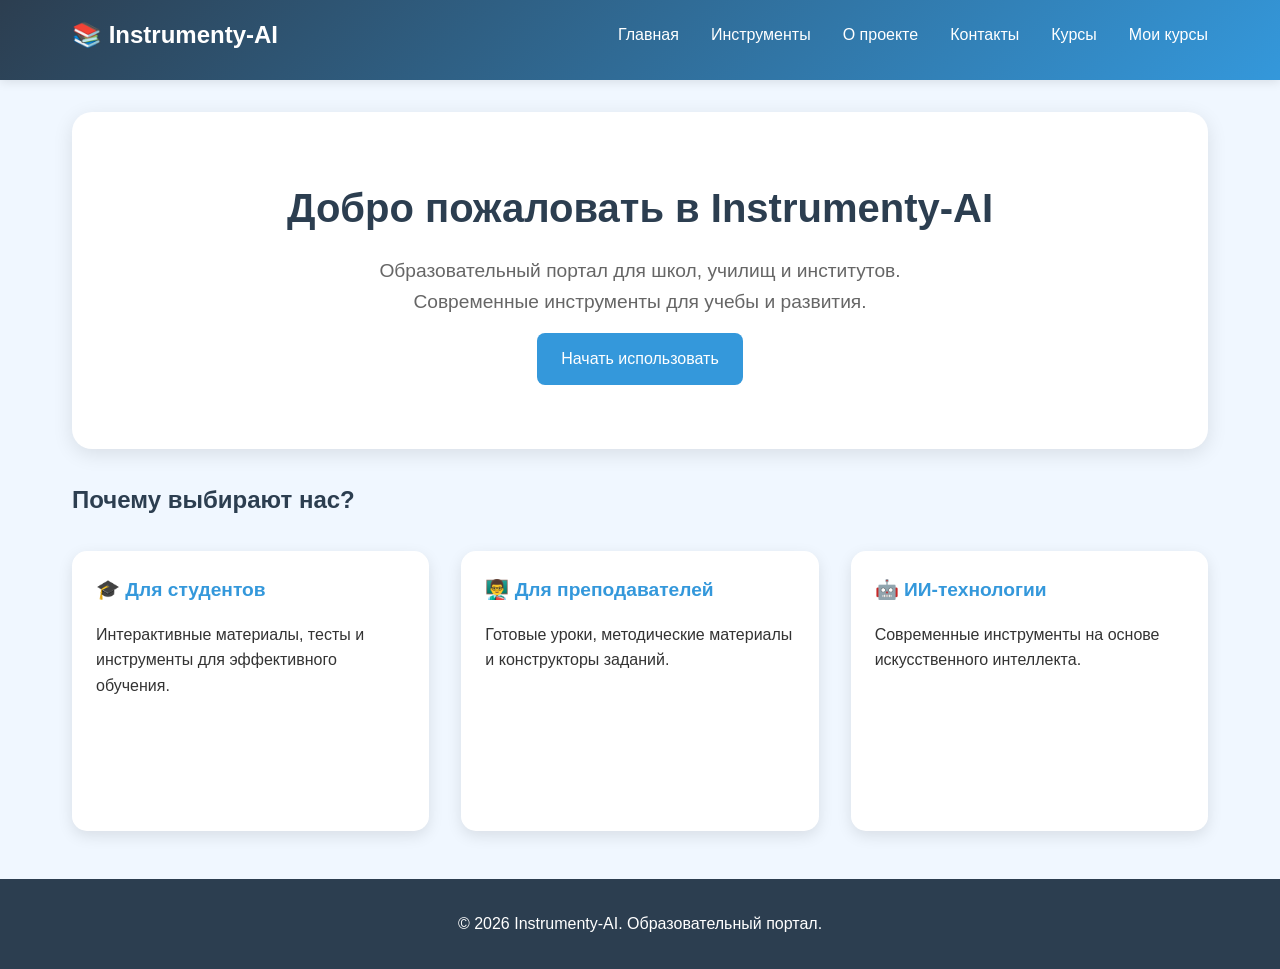
<file: index.html>
<!DOCTYPE html>
<html lang="ru">
<head>
    <meta charset="UTF-8">
    <meta name="viewport" content="width=device-width, initial-scale=1.0">
    <title>Instrumenty-AI — Образовательный портал</title>
    <link rel="stylesheet" href="css/style.css">
    <!-- SEO Мета-теги -->
<meta name="description" content="Образовательный портал Instrumenty-AI: инструменты для учебы, ИИ-помощник, генератор тестов, курсы, блог об образовании. Бесплатно для школ, училищ и институтов.">
<meta name="keywords" content="образование, ИИ, искусственный интеллект, тесты, курсы, обучение, школа, студенты, преподаватели">
<meta name="author" content="Instrumenty-AI">
<meta name="robots" content="index, follow">
<meta name="yandex-verification" content="">
<meta name="google-site-verification" content="">

<!-- Open Graph для соцсетей (VK, Facebook, Telegram) -->
<meta property="og:title" content="Instrumenty-AI — Образовательный портал">
<meta property="og:description" content="Бесплатные инструменты для учебы, ИИ-помощник, генератор тестов, курсы и блог об образовании.">
<meta property="og:image" content="https://instrumenty-ai.ru/favicon.png">
<meta property="og:url" content="https://instrumenty-ai.ru">
<meta property="og:type" content="website">
<meta property="og:locale" content="ru_RU">

<!-- Twitter Card -->
<meta name="twitter:card" content="summary_large_image">
<meta name="twitter:title" content="Instrumenty-AI — Образовательный портал">
<meta name="twitter:description" content="Бесплатные инструменты для учебы, ИИ-помощник, генератор тестов, курсы и блог об образовании.">
<meta name="twitter:image" content="https://instrumenty-ai.ru/favicon.png">

<!-- Canonical URL -->
<link rel="canonical" href="https://instrumenty-ai.ru">
</head>
    <!-- Favicon (иконка сайта) -->
<link rel="icon" type="image/svg+xml" href="data:image/svg+xml,%3Csvg xmlns='http://www.w3.org/2000/svg' viewBox='0 0 100 100'%3E%3Crect width='100' height='100' fill='%233498db'/%3E%3Ctext x='50' y='70' font-size='60' text-anchor='middle' fill='white' font-weight='bold'%3E📚%3C/text%3E%3C/svg%3E">
<link rel="apple-touch-icon" href="data:image/svg+xml,%3Csvg xmlns='http://www.w3.org/2000/svg' viewBox='0 0 100 100'%3E%3Crect width='100' height='100' fill='%233498db'/%3E%3Ctext x='50' y='70' font-size='60' text-anchor='middle' fill='white'%3E📚%3C/text%3E%3C/svg%3E">
<body>
    <header>
        <nav>
            <div class="logo">
                <a href="index.html">📚 Instrumenty-AI</a>
            </div>
            <ul class="nav-links">
                <li><a href="index.html">Главная</a></li>
                <li><a href="tools.html">Инструменты</a></li>
                <li><a href="about.html">О проекте</a></li>
                <li><a href="contacts.html">Контакты</a></li>
                <li><a href="courses.html">Курсы</a></li>
                <li><a href="my-courses.html">Мои курсы</a></li>
            </ul>
        </nav>
    </header>

    <main>
        <section class="hero">
            <h1>Добро пожаловать в Instrumenty-AI</h1>
            <p>Образовательный портал для школ, училищ и институтов. Современные инструменты для учебы и развития.</p>
            <a href="tools.html" class="btn">Начать использовать</a>
        </section>

        <section>
            <h2>Почему выбирают нас?</h2>
            <div class="tools-grid">
                <div class="tool-card">
                    <h3>🎓 Для студентов</h3>
                    <p>Интерактивные материалы, тесты и инструменты для эффективного обучения.</p>
                </div>
                <div class="tool-card">
                    <h3>👨‍🏫 Для преподавателей</h3>
                    <p>Готовые уроки, методические материалы и конструкторы заданий.</p>
                </div>
                <div class="tool-card">
                    <h3>🤖 ИИ-технологии</h3>
                    <p>Современные инструменты на основе искусственного интеллекта.</p>
                </div>
            </div>
        </section>
    </main>

    <footer>
        <p>&copy; 2026 Instrumenty-AI. Образовательный портал.</p>
    </footer>
</body>
</html>
</file>
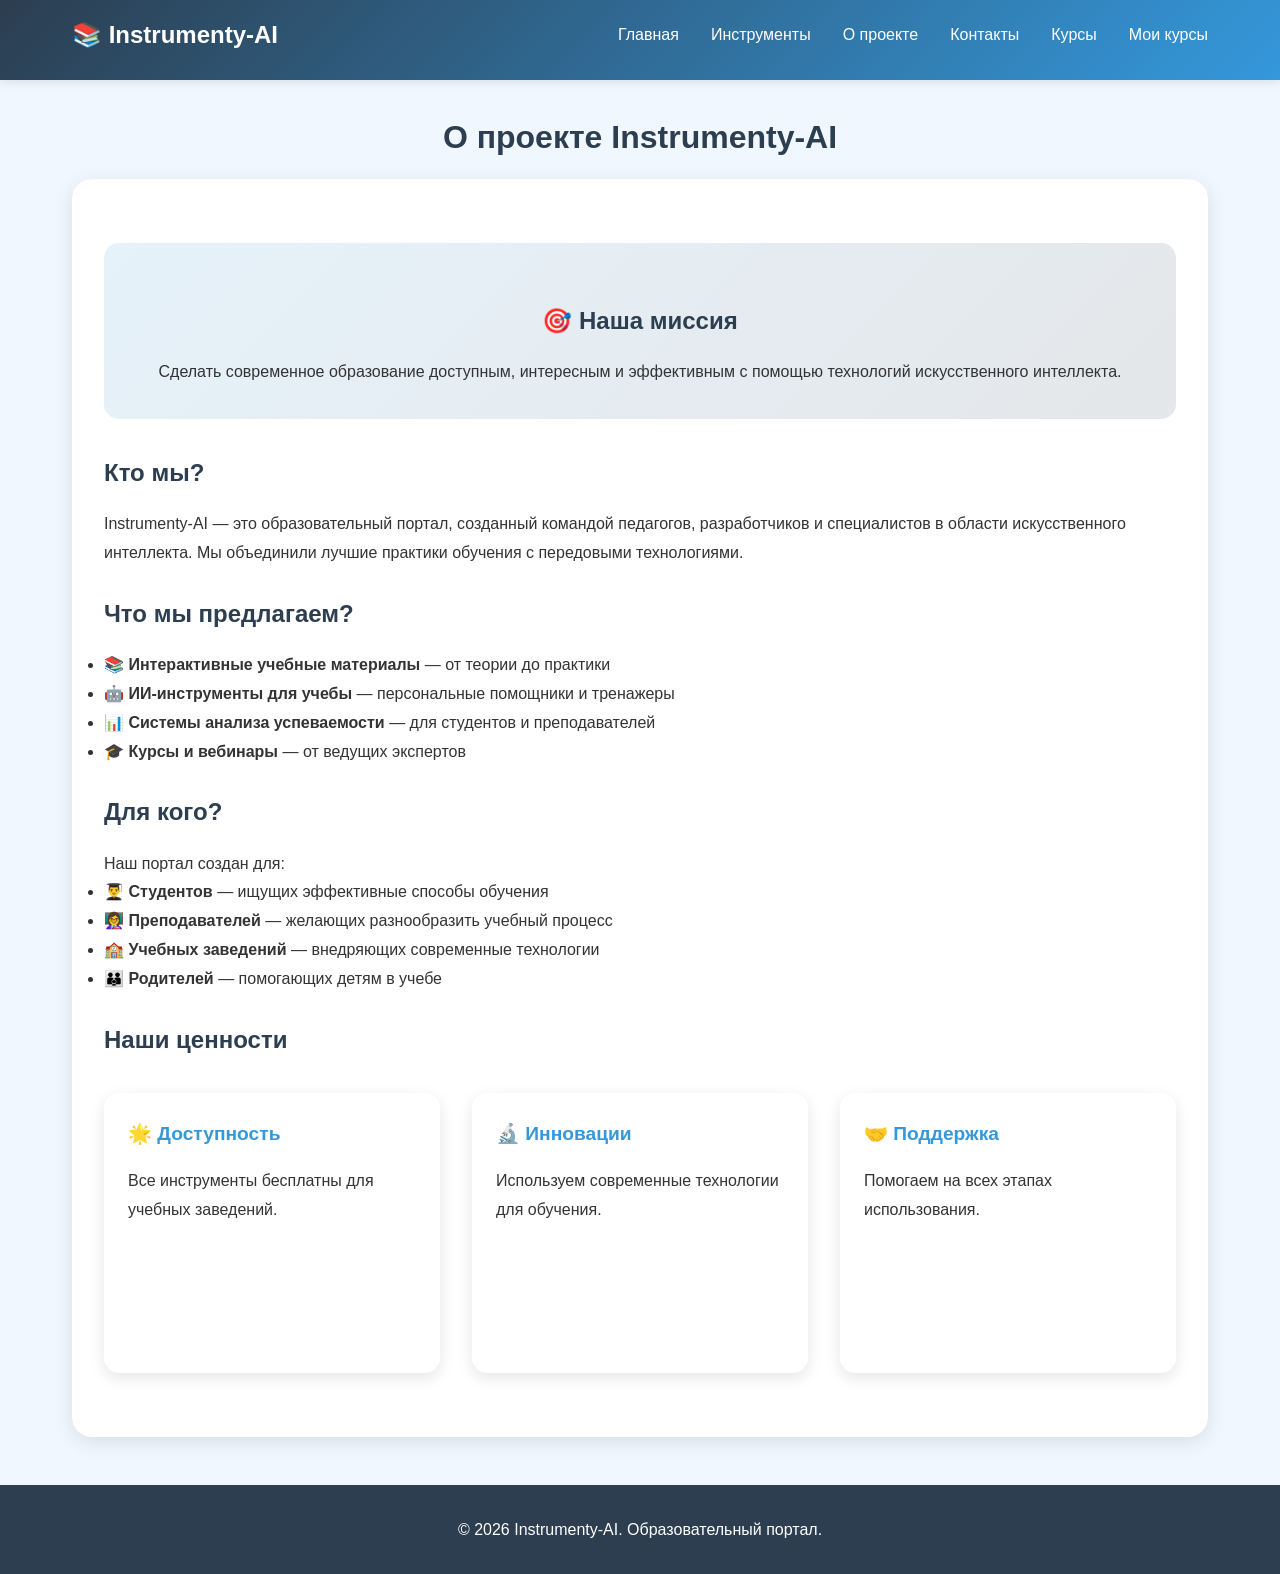
<file: about.html>
<!DOCTYPE html>
<html lang="ru">
<head>
    <meta charset="UTF-8">
    <meta name="viewport" content="width=device-width, initial-scale=1.0">
    <title>О проекте — Instrumenty-AI</title>
    <link rel="stylesheet" href="css/style.css">
    <style>
        .about-content {
            background: white;
            padding: 2rem;
            border-radius: 20px;
            box-shadow: 0 5px 20px rgba(0,0,0,0.1);
            line-height: 1.8;
        }
        .about-content h2 {
            color: #2c3e50;
            margin-top: 1.5rem;
        }
        .mission {
            background: linear-gradient(135deg, #3498db20, #2c3e5020);
            padding: 2rem;
            border-radius: 15px;
            margin: 2rem 0;
            text-align: center;
        }
    </style>
</head>
    <!-- Favicon (иконка сайта) -->
<link rel="icon" type="image/svg+xml" href="data:image/svg+xml,%3Csvg xmlns='http://www.w3.org/2000/svg' viewBox='0 0 100 100'%3E%3Crect width='100' height='100' fill='%233498db'/%3E%3Ctext x='50' y='70' font-size='60' text-anchor='middle' fill='white' font-weight='bold'%3E📚%3C/text%3E%3C/svg%3E">
<link rel="apple-touch-icon" href="data:image/svg+xml,%3Csvg xmlns='http://www.w3.org/2000/svg' viewBox='0 0 100 100'%3E%3Crect width='100' height='100' fill='%233498db'/%3E%3Ctext x='50' y='70' font-size='60' text-anchor='middle' fill='white'%3E📚%3C/text%3E%3C/svg%3E">
<body>
    <header>
        <nav>
            <div class="logo">
                <a href="index.html">📚 Instrumenty-AI</a>
            </div>
            <ul class="nav-links">
                <li><a href="index.html">Главная</a></li>
                <li><a href="tools.html">Инструменты</a></li>
                <li><a href="about.html">О проекте</a></li>
                <li><a href="contacts.html">Контакты</a></li>
                <li><a href="courses.html">Курсы</a></li>
                <li><a href="my-courses.html">Мои курсы</a></li>
            </ul>
        </nav>
    </header>

    <main>
        <h1>О проекте Instrumenty-AI</h1>
        
        <div class="about-content">
            <div class="mission">
                <h2>🎯 Наша миссия</h2>
                <p>Сделать современное образование доступным, интересным и эффективным с помощью технологий искусственного интеллекта.</p>
            </div>

            <h2>Кто мы?</h2>
            <p>Instrumenty-AI — это образовательный портал, созданный командой педагогов, разработчиков и специалистов в области искусственного интеллекта. Мы объединили лучшие практики обучения с передовыми технологиями.</p>

            <h2>Что мы предлагаем?</h2>
            <ul>
                <li>📚 <strong>Интерактивные учебные материалы</strong> — от теории до практики</li>
                <li>🤖 <strong>ИИ-инструменты для учебы</strong> — персональные помощники и тренажеры</li>
                <li>📊 <strong>Системы анализа успеваемости</strong> — для студентов и преподавателей</li>
                <li>🎓 <strong>Курсы и вебинары</strong> — от ведущих экспертов</li>
            </ul>

            <h2>Для кого?</h2>
            <p>Наш портал создан для:</p>
            <ul>
                <li>👨‍🎓 <strong>Студентов</strong> — ищущих эффективные способы обучения</li>
                <li>👩‍🏫 <strong>Преподавателей</strong> — желающих разнообразить учебный процесс</li>
                <li>🏫 <strong>Учебных заведений</strong> — внедряющих современные технологии</li>
                <li>👪 <strong>Родителей</strong> — помогающих детям в учебе</li>
            </ul>

            <h2>Наши ценности</h2>
            <div class="tools-grid">
                <div class="tool-card">
                    <h3>🌟 Доступность</h3>
                    <p>Все инструменты бесплатны для учебных заведений.</p>
                </div>
                <div class="tool-card">
                    <h3>🔬 Инновации</h3>
                    <p>Используем современные технологии для обучения.</p>
                </div>
                <div class="tool-card">
                    <h3>🤝 Поддержка</h3>
                    <p>Помогаем на всех этапах использования.</p>
                </div>
            </div>
        </div>
    </main>

    <footer>
        <p>&copy; 2026 Instrumenty-AI. Образовательный портал.</p>
    </footer>
</body>
</html>
</file>
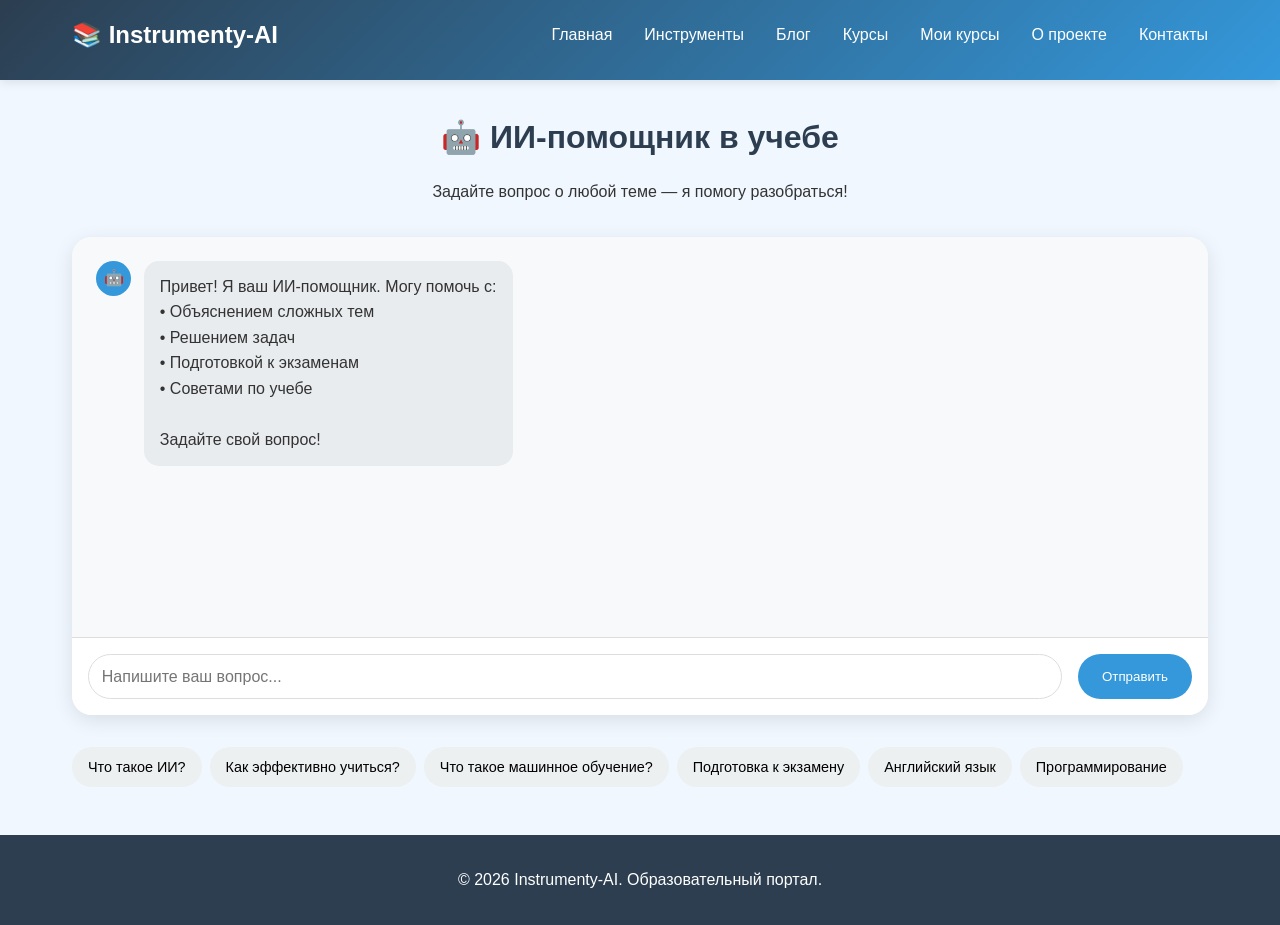
<file: ai-assistant.html>
<!DOCTYPE html>
<html lang="ru">
<head>
    <meta charset="UTF-8">
    <meta name="viewport" content="width=device-width, initial-scale=1.0">
    <title>ИИ-помощник — Instrumenty-AI</title>
    <link rel="stylesheet" href="css/style.css">
    <link rel="icon" type="image/svg+xml" href="data:image/svg+xml,%3Csvg xmlns='http://www.w3.org/2000/svg' viewBox='0 0 100 100'%3E%3Crect width='100' height='100' fill='%233498db'/%3E%3Ctext x='50' y='70' font-size='60' text-anchor='middle' fill='white' font-weight='bold'%3E📚%3C/text%3E%3C/svg%3E">
    <style>
        .chat-container {
            background: white;
            border-radius: 20px;
            box-shadow: 0 5px 20px rgba(0,0,0,0.1);
            overflow: hidden;
            margin-bottom: 2rem;
        }
        .chat-messages {
            height: 400px;
            overflow-y: auto;
            padding: 1.5rem;
            background: #f8f9fa;
        }
        .message {
            margin-bottom: 1rem;
            display: flex;
            align-items: flex-start;
            gap: 0.8rem;
        }
        .message.user {
            justify-content: flex-end;
        }
        .message-content {
            max-width: 70%;
            padding: 0.8rem 1rem;
            border-radius: 15px;
            background: #3498db;
            color: white;
        }
        .message.bot .message-content {
            background: #e9ecef;
            color: #333;
        }
        .message-icon {
            width: 35px;
            height: 35px;
            border-radius: 50%;
            display: flex;
            align-items: center;
            justify-content: center;
            background: #3498db;
            color: white;
        }
        .chat-input-area {
            padding: 1rem;
            background: white;
            border-top: 1px solid #ddd;
            display: flex;
            gap: 1rem;
        }
        .chat-input {
            flex: 1;
            padding: 0.8rem;
            border: 1px solid #ddd;
            border-radius: 25px;
            font-size: 1rem;
        }
        .send-btn {
            background: #3498db;
            color: white;
            border: none;
            padding: 0.8rem 1.5rem;
            border-radius: 25px;
            cursor: pointer;
        }
        .quick-questions {
            display: flex;
            flex-wrap: wrap;
            gap: 0.5rem;
            margin-top: 1rem;
        }
        .quick-btn {
            background: #ecf0f1;
            border: none;
            padding: 0.5rem 1rem;
            border-radius: 20px;
            cursor: pointer;
            font-size: 0.9rem;
        }
        .quick-btn:hover {
            background: #3498db;
            color: white;
        }
    </style>
</head>
<body>
    <header>
        <nav>
            <div class="logo">
                <a href="index.html">📚 Instrumenty-AI</a>
            </div>
            <ul class="nav-links">
                <li><a href="index.html">Главная</a></li>
                <li><a href="tools.html">Инструменты</a></li>
                <li><a href="blog.html">Блог</a></li>
                <li><a href="courses.html">Курсы</a></li>
                <li><a href="my-courses.html">Мои курсы</a></li>
                <li><a href="about.html">О проекте</a></li>
                <li><a href="contacts.html">Контакты</a></li>
            </ul>
        </nav>
    </header>

    <main>
        <h1>🤖 ИИ-помощник в учебе</h1>
        <p style="text-align: center; margin-bottom: 2rem;">Задайте вопрос о любой теме — я помогу разобраться!</p>
        
        <div class="chat-container">
            <div class="chat-messages" id="chatMessages">
                <div class="message bot">
                    <div class="message-icon">🤖</div>
                    <div class="message-content">
                        Привет! Я ваш ИИ-помощник. Могу помочь с:<br>
                        • Объяснением сложных тем<br>
                        • Решением задач<br>
                        • Подготовкой к экзаменам<br>
                        • Советами по учебе<br><br>
                        Задайте свой вопрос!
                    </div>
                </div>
            </div>
            <div class="chat-input-area">
                <input type="text" class="chat-input" id="userInput" placeholder="Напишите ваш вопрос..." onkeypress="if(event.key==='Enter') sendMessage()">
                <button class="send-btn" onclick="sendMessage()">Отправить</button>
            </div>
        </div>
        
        <div class="quick-questions">
            <button class="quick-btn" onclick="quickQuestion('Что такое искусственный интеллект?')">Что такое ИИ?</button>
            <button class="quick-btn" onclick="quickQuestion('Как эффективно учиться?')">Как эффективно учиться?</button>
            <button class="quick-btn" onclick="quickQuestion('Что такое машинное обучение?')">Что такое машинное обучение?</button>
            <button class="quick-btn" onclick="quickQuestion('Как подготовиться к экзамену?')">Подготовка к экзамену</button>
            <button class="quick-btn" onclick="quickQuestion('Как выучить английский?')">Английский язык</button>
            <button class="quick-btn" onclick="quickQuestion('С чего начать программирование?')">Программирование</button>
        </div>
    </main>

    <footer>
        <p>&copy; 2026 Instrumenty-AI. Образовательный портал.</p>
    </footer>

    <script>
        // База знаний для ИИ-помощника
        const knowledgeBase = [
    { keywords: ['привет', 'здравствуй', 'добрый день', 'доброе утро', 'хай', 'hello'], 
      answer: 'Привет! Я ваш ИИ-помощник. Чем могу помочь? Спрашивайте об учебе, ИИ, программировании или английском языке!' },
            { keywords: ['искусственный интеллект', 'ии', 'что такое ии', 'нейросеть', 'нейронная сеть'], 
              answer: 'Искусственный интеллект (ИИ) — это область компьютерных наук, которая создает системы, способные выполнять задачи, требующие человеческого интеллекта: обучение, распознавание речи, принятие решений и многое другое. Примеры: ChatGPT, голосовые помощники, распознавание лиц.' },
            
            { keywords: ['машинное обучение', 'ml', 'обучение машин'], 
              answer: 'Машинное обучение — это подраздел ИИ, где системы обучаются на данных, выявляют закономерности и делают прогнозы без явного программирования каждого шага. Например, рекомендации в YouTube или фильтры спама.' },
            
            { keywords: ['эффективно учиться', 'как учиться', 'методы обучения', 'учеба эффективно'], 
              answer: 'Советы для эффективной учебы: 1) Используйте активное повторение (вспоминайте материал без подглядывания). 2) Метод Помодоро: 25 минут учебы, 5 отдыха. 3) Объясняйте материал другим. 4) Делайте конспекты своими словами. 5) Регулярно повторяйте пройденное.' },
            
            { keywords: ['экзамен', 'подготовка к экзамену', 'сдать экзамен'], 
              answer: 'Как подготовиться к экзамену: 1) Составьте план подготовки за 2-3 недели. 2) Разбейте материал на небольшие блоки. 3) Используйте тесты для самопроверки. 4) Отдыхайте между занятиями (сон очень важен!). 5) За день до экзамена повторите основные темы и выспитесь.' },
            
            { keywords: ['программирование', 'начать программировать', 'какой язык программирования'], 
              answer: 'С чего начать программирование: Python — лучший выбор для новичков (простой синтаксис, много курсов). JavaScript — для веб-разработки. Главное — практиковаться каждый день и делать небольшие проекты (калькулятор, список дел, простую игру).' },
            
            { keywords: ['английский', 'выучить английский', 'английский язык'], 
              answer: 'Как выучить английский: 1) Смотрите фильмы и сериалы с английскими субтитрами. 2) Читайте книги по вашему уровню. 3) Используйте приложения Duolingo, Lingualeo. 4) Общайтесь с носителями (HelloTalk, Tandem). 5) Учите по 10-15 новых слов каждый день.' },
            
            { keywords: ['нейросеть', 'нейронная сеть', 'как работает нейросеть'], 
              answer: 'Нейронная сеть — это математическая модель, вдохновленная работой человеческого мозга. Она состоит из нейронов (упрощенных клеток), соединенных между собой. Нейросеть обучается на примерах: ей показывают много картинок с кошками и собаками, и она учится их различать самостоятельно.' }
        ];
        
        function sendMessage() {
            const input = document.getElementById('userInput');
            const question = input.value.trim();
            if (!question) return;
            
            addMessage(question, 'user');
            input.value = '';
            
            setTimeout(() => {
                const answer = generateAnswer(question);
                addMessage(answer, 'bot');
            }, 300);
        }
        
        function quickQuestion(question) {
            document.getElementById('userInput').value = question;
            sendMessage();
        }
        
        function addMessage(text, sender) {
            const messagesDiv = document.getElementById('chatMessages');
            const messageDiv = document.createElement('div');
            messageDiv.className = `message ${sender}`;
            
            if (sender === 'bot') {
                messageDiv.innerHTML = `
                    <div class="message-icon">🤖</div>
                    <div class="message-content">${text}</div>
                `;
            } else {
                messageDiv.innerHTML = `
                    <div class="message-content">${text}</div>
                    <div class="message-icon">👤</div>
                `;
            }
            
            messagesDiv.appendChild(messageDiv);
            messagesDiv.scrollTop = messagesDiv.scrollHeight;
        }
        
        function generateAnswer(question) {
            const lowerQuestion = question.toLowerCase();
            
            // Поиск по ключевым словам
            for (let item of knowledgeBase) {
                for (let keyword of item.keywords) {
                    if (lowerQuestion.includes(keyword.toLowerCase())) {
                        return item.answer + '<br><br>❓ Еще вопросы? Я готов помочь!';
                    }
                }
            }
            
            // Если нет точного совпадения
            return '🤔 Я пока учусь отвечать на такие вопросы. Попробуйте спросить о:<br><br>' +
                   '• Искусственном интеллекте и нейросетях<br>' +
                   '• Машинном обучении<br>' +
                   '• Эффективной учебе и методах запоминания<br>' +
                   '• Подготовке к экзаменам<br>' +
                   '• Программировании с нуля<br>' +
                   '• Изучении английского языка<br><br>' +
                   'Или задайте вопрос по-другому!';
        }
    </script>
</body>
</html>
</file>
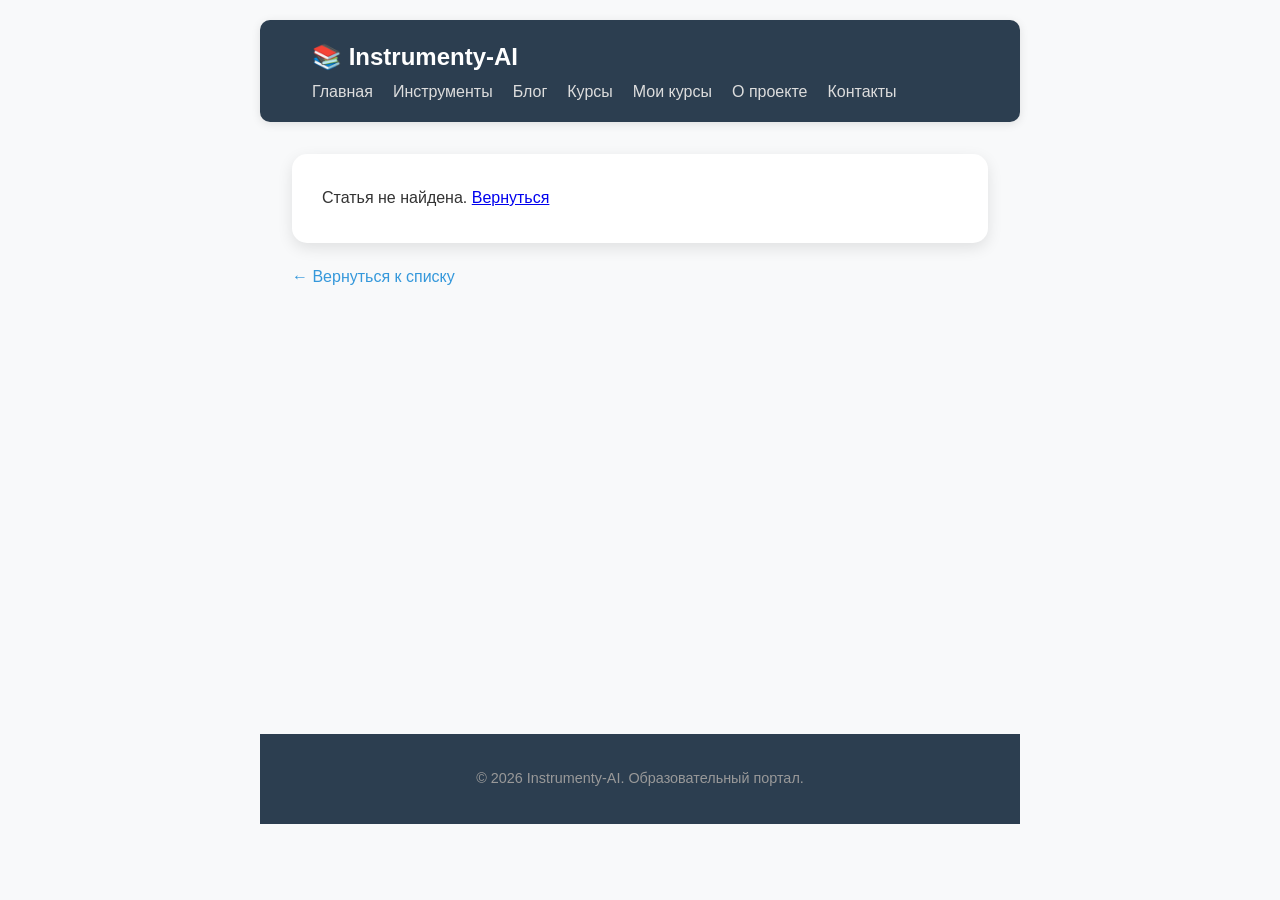
<file: blog-post.html>
<!DOCTYPE html>
<html lang="ru">
<head>
    <meta charset="UTF-8">
    <meta name="viewport" content="width=device-width, initial-scale=1.0">
    <title>Статья — Instrumenty-AI</title>
    <link rel="stylesheet" href="css/style.css">
    <style>
        body { font-family: -apple-system, BlinkMacSystemFont, 'Segoe UI', Roboto, sans-serif; line-height: 1.8; max-width: 800px; margin: 0 auto; padding: 20px; background: #f8f9fa; color: #333; }
        header { background: #2c3e50; color: white; padding: 15px 20px; border-radius: 10px; margin-bottom: 30px; }
        header a { color: white; text-decoration: none; }
        header nav { display: flex; justify-content: space-between; align-items: center; flex-wrap: wrap; }
        header nav ul { list-style: none; display: flex; gap: 20px; margin: 0; padding: 0; flex-wrap: wrap; }
        header nav ul li a { color: #ddd; text-decoration: none; }
        header nav ul li a:hover { color: white; }
        .logo { font-size: 1.5rem; font-weight: bold; }
        .article-container { background: white; padding: 30px; border-radius: 15px; box-shadow: 0 5px 15px rgba(0,0,0,0.1); }
        .article-container h1 { margin-top: 0; color: #2c3e50; }
        .article-date { color: #999; font-size: 0.9rem; }
        .article-content { line-height: 1.9; font-size: 1.1rem; }
        .article-content p { margin: 1.5rem 0; }
        .back-link { display: inline-block; margin-top: 20px; color: #3498db; text-decoration: none; }
        .back-link:hover { text-decoration: underline; }
        footer { text-align: center; margin-top: 40px; color: #999; font-size: 0.9rem; }
        .task-block { background: #f0f7ff; padding: 20px; border-radius: 10px; margin: 20px 0; border-left: 4px solid #3498db; }
        .task-block textarea { width: 100%; padding: 10px; border: 1px solid #ddd; border-radius: 8px; font-family: inherit; font-size: 1rem; min-height: 80px; }
        .task-block button { background: #3498db; color: white; border: none; padding: 10px 25px; border-radius: 8px; cursor: pointer; font-size: 1rem; }
        .task-block button:hover { background: #2980b9; }
        .quiz-option { display: block; padding: 10px; margin: 8px 0; background: #f8f9fa; border: 2px solid #e9ecef; border-radius: 8px; cursor: pointer; transition: 0.3s; }
        .quiz-option:hover { background: #e9ecef; }
        .quiz-option.selected { border-color: #3498db; background: #e3f0ff; }
        .quiz-option.correct { border-color: #28a745; background: #d4edda; }
        .quiz-option.wrong { border-color: #dc3545; background: #f8d7da; }
        .save-status { margin-top: 10px; font-weight: bold; }
        .save-status.success { color: #28a745; }
        .save-status.error { color: #dc3545; }
    </style>
</head>
<body>
<header>
    <nav>
        <div class="logo"><a href="index.html">📚 Instrumenty-AI</a></div>
        <ul>
            <li><a href="index.html">Главная</a></li>
            <li><a href="tools.html">Инструменты</a></li>
            <li><a href="blog.html">Блог</a></li>
            <li><a href="courses.html">Курсы</a></li>
            <li><a href="my-courses.html">Мои курсы</a></li>
            <li><a href="about.html">О проекте</a></li>
            <li><a href="contacts.html">Контакты</a></li>
        </ul>
    </nav>
</header>
<main>
    <div class="article-container" id="articleContainer"><p>Загрузка...</p></div>
    <a href="blog.html" class="back-link">← Вернуться к списку</a>
</main>
<footer><p>&copy; 2026 Instrumenty-AI. Образовательный портал.</p></footer>
<script>
const articles = [
{id:1,icon:"🤖",date:"27 марта 2026",title:"Как ИИ меняет образование",content:`<p><strong>Искусственный интеллект в образовании</strong></p><p>Искусственный интеллект (ИИ) стремительно меняет подходы к обучению. Сегодня мы видим, как технологии помогают создавать персонализированные образовательные траектории, автоматизировать рутинные задачи преподавателей и делать обучение более увлекательным.</p><h3>Персонализация обучения</h3><p>Главное преимущество ИИ в образовании — возможность адаптировать учебный материал под каждого ученика. Системы на основе ИИ анализируют успеваемость, определяют слабые места и предлагают индивидуальные задания.</p><div class="task-block"><h4>📝 Практическое задание</h4><p>Представьте, что вы учитель. Опишите, как бы вы использовали ИИ для помощи ученику, который отстает по математике.</p><textarea id="answerField" placeholder="Напишите свой ответ здесь..."></textarea><br><br><button onclick="saveAnswer()">💾 Сохранить ответ</button><div id="saveStatus" class="save-status"></div></div><div class="task-block"><h4>❓ Вопрос для самопроверки</h4><p><strong>Что является главным преимуществом ИИ в образовании?</strong></p><div id="quizOptions"><div class="quiz-option" onclick="selectAnswer(0)">А) Автоматическая проверка тестов</div><div class="quiz-option" onclick="selectAnswer(1)">Б) Адаптация материала под ученика</div><div class="quiz-option" onclick="selectAnswer(2)">В) Создание презентаций</div><div class="quiz-option" onclick="selectAnswer(3)">Г) Видео-уроки</div></div><div id="quizResult" style="margin-top:10px;font-weight:bold;"></div></div>`},
{id:2,icon:"📚",date:"25 марта 2026",title:"5 методов эффективного обучения",content:`<p><strong>5 методов эффективного обучения</strong></p><p>В этой статье мы рассмотрим научно доказанные техники, которые помогут вам учиться быстрее и запоминать больше информации.</p><h3>1. Метод интервального повторения</h3><p>Повторяйте материал через определенные промежутки времени, чтобы закрепить знания в долговременной памяти.</p><h3>2. Активное воспроизведение</h3><p>Вместо пассивного чтения, старайтесь вспоминать информацию без подсказок.</p><h3>3. Метод Фейнмана</h3><p>Объясняйте сложные концепции простыми словами, как будто учите кого-то другого.</p><h3>4. Чередование тем</h3><p>Переключайтесь между разными темами, чтобы улучшить понимание и запоминание.</p><h3>5. Практическое применение</h3><p>Сразу применяйте полученные знания на практике, чтобы закрепить материал.</p>`},
{id:3,icon:"🎓",date:"22 марта 2026",title:"Подготовка к экзаменам: пошаговый план",content:`<p><strong>Подготовка к экзаменам: пошаговый план</strong></p><p>Успешная подготовка к экзаменам — это не просто зубрежка, а системный подход. Вот план, который поможет вам сдать экзамены на отлично.</p><h3>Шаг 1: Составьте расписание</h3><p>Разбейте материал на небольшие блоки и распределите их по дням.</p><h3>Шаг 2: Используйте активное повторение</h3><p>Вместо пассивного чтения, старайтесь пересказывать материал своими словами.</p><h3>Шаг 3: Делайте перерывы</h3><p>Каждые 45-50 минут делайте 10-15 минут перерыва.</p><h3>Шаг 4: Практические задания</h3><p>Решайте примеры, задачи и тесты.</p><h3>Шаг 5: Сон и питание</h3><p>Не забывайте про полноценный сон и правильное питание.</p>`},
{id:4,icon:"💻",date:"20 марта 2026",title:"Лучшие бесплатные образовательные ресурсы",content:`<p><strong>Лучшие бесплатные образовательные ресурсы</strong></p><p>В интернете есть множество бесплатных ресурсов для самообразования:</p><h3>1. Coursera</h3><p>Бесплатные курсы от ведущих университетов мира.</p><h3>2. Stepik</h3><p>Российская платформа с курсами по программированию и математике.</p><h3>3. Khan Academy</h3><p>Бесплатные уроки по математике, науке, истории.</p><h3>4. Яндекс.Практикум</h3><p>Бесплатные уроки по программированию и аналитике.</p><h3>5. Лекториум</h3><p>Лекции ведущих российских ученых.</p>`},
{id:5,icon:"🧠",date:"18 марта 2026",title:"Нейропластичность: как мозг учится",content:`<p><strong>Нейропластичность: как мозг учится</strong></p><p>Нейропластичность — это способность мозга изменяться и адаптироваться. Благодаря этому мы можем учиться новому на протяжении всей жизни.</p><h3>Как работает нейропластичность</h3><p>Мозг состоит из нейронов, которые соединяются друг с другом через синапсы. Когда мы учимся, эти связи укрепляются.</p><h3>Как улучшить нейропластичность</h3><p>1. Регулярно учитесь новому.</p><p>2. Занимайтесь физической активностью.</p><p>3. Медитируйте.</p><p>4. Спите достаточно.</p>`},
{id:6,icon:"🎯",date:"15 марта 2026",title:"Как не прокрастинировать: рабочие техники",content:`<p><strong>Как не прокрастинировать: рабочие техники</strong></p><p>Прокрастинация — это проблема, с которой сталкивается каждый. Вот несколько техник, которые помогут начать действовать.</p><h3>1. Правило 5 минут</h3><p>Скажите себе, что поработаете всего 5 минут.</p><h3>2. Метод Pomodoro</h3><p>Работайте 25 минут, затем делайте 5 минут перерыва.</p><h3>3. Разбейте задачу на части</h3><p>Большие задачи пугают. Разделите их на маленькие шаги.</p><h3>4. Уберите отвлекающие факторы</h3><p>Выключите уведомления, уберите телефон.</p><h3>5. Награждайте себя</h3><p>После выполнения задачи поощряйте себя.</p>`}
];
const correctAnswerIndex = 1;
let selectedAnswerIndex = null;
function getArticleId(){const p=new URLSearchParams(window.location.search);return parseInt(p.get('id'));}
function saveAnswer(){const f=document.getElementById('answerField'),s=document.getElementById('saveStatus'),a=f.value.trim();if(!a){s.textContent='❌ Напишите ответ.';s.className='save-status error';return;}localStorage.setItem('savedAnswer_'+getArticleId(),a);s.textContent='✅ Сохранено!';s.className='save-status success';}
function selectAnswer(i){selectedAnswerIndex=i;document.querySelectorAll('.quiz-option').forEach((el,idx)=>{el.classList.remove('selected','correct','wrong');if(idx===i)el.classList.add('selected');});const r=document.getElementById('quizResult');if(i===correctAnswerIndex){r.innerHTML='✅ Правильно! Адаптация материала под ученика — это главное преимущество ИИ.';r.style.color='#28a745';}else{r.innerHTML='❌ Попробуйте еще раз.';r.style.color='#dc3545';}}
function renderArticle(){const id=getArticleId();const a=articles.find(x=>x.id===id);const c=document.getElementById('articleContainer');if(!a){c.innerHTML='<p>Статья не найдена. <a href="blog.html">Вернуться</a></p>';return;}c.innerHTML='<h1>'+a.icon+' '+a.title+'</h1><p class="article-date">'+a.date+'</p><div class="article-content">'+a.content+'</div>';const saved=localStorage.getItem('savedAnswer_'+id);if(saved){const f=document.getElementById('answerField'),s=document.getElementById('saveStatus');if(f){f.value=saved;s.textContent='📂 Загружено';s.className='save-status success';}}}
renderArticle();
</script>
</body>
</html>
</file>
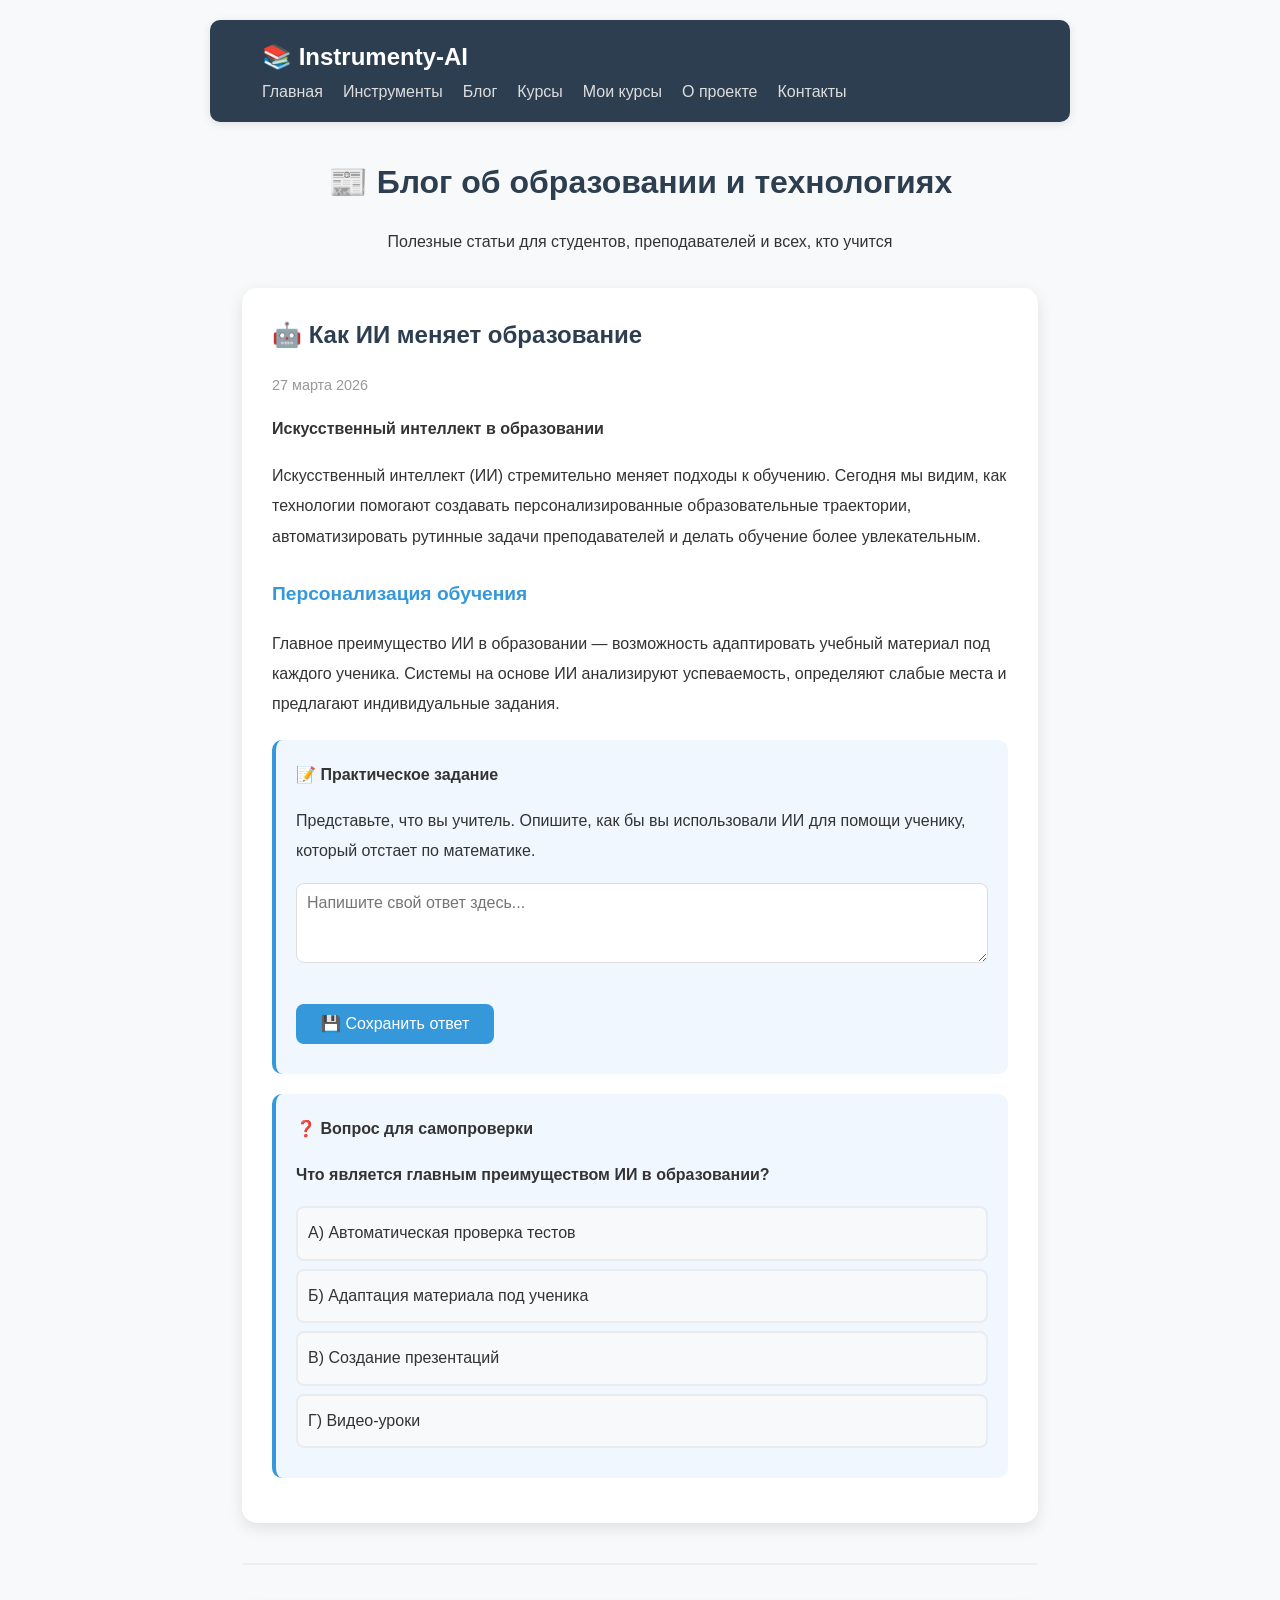
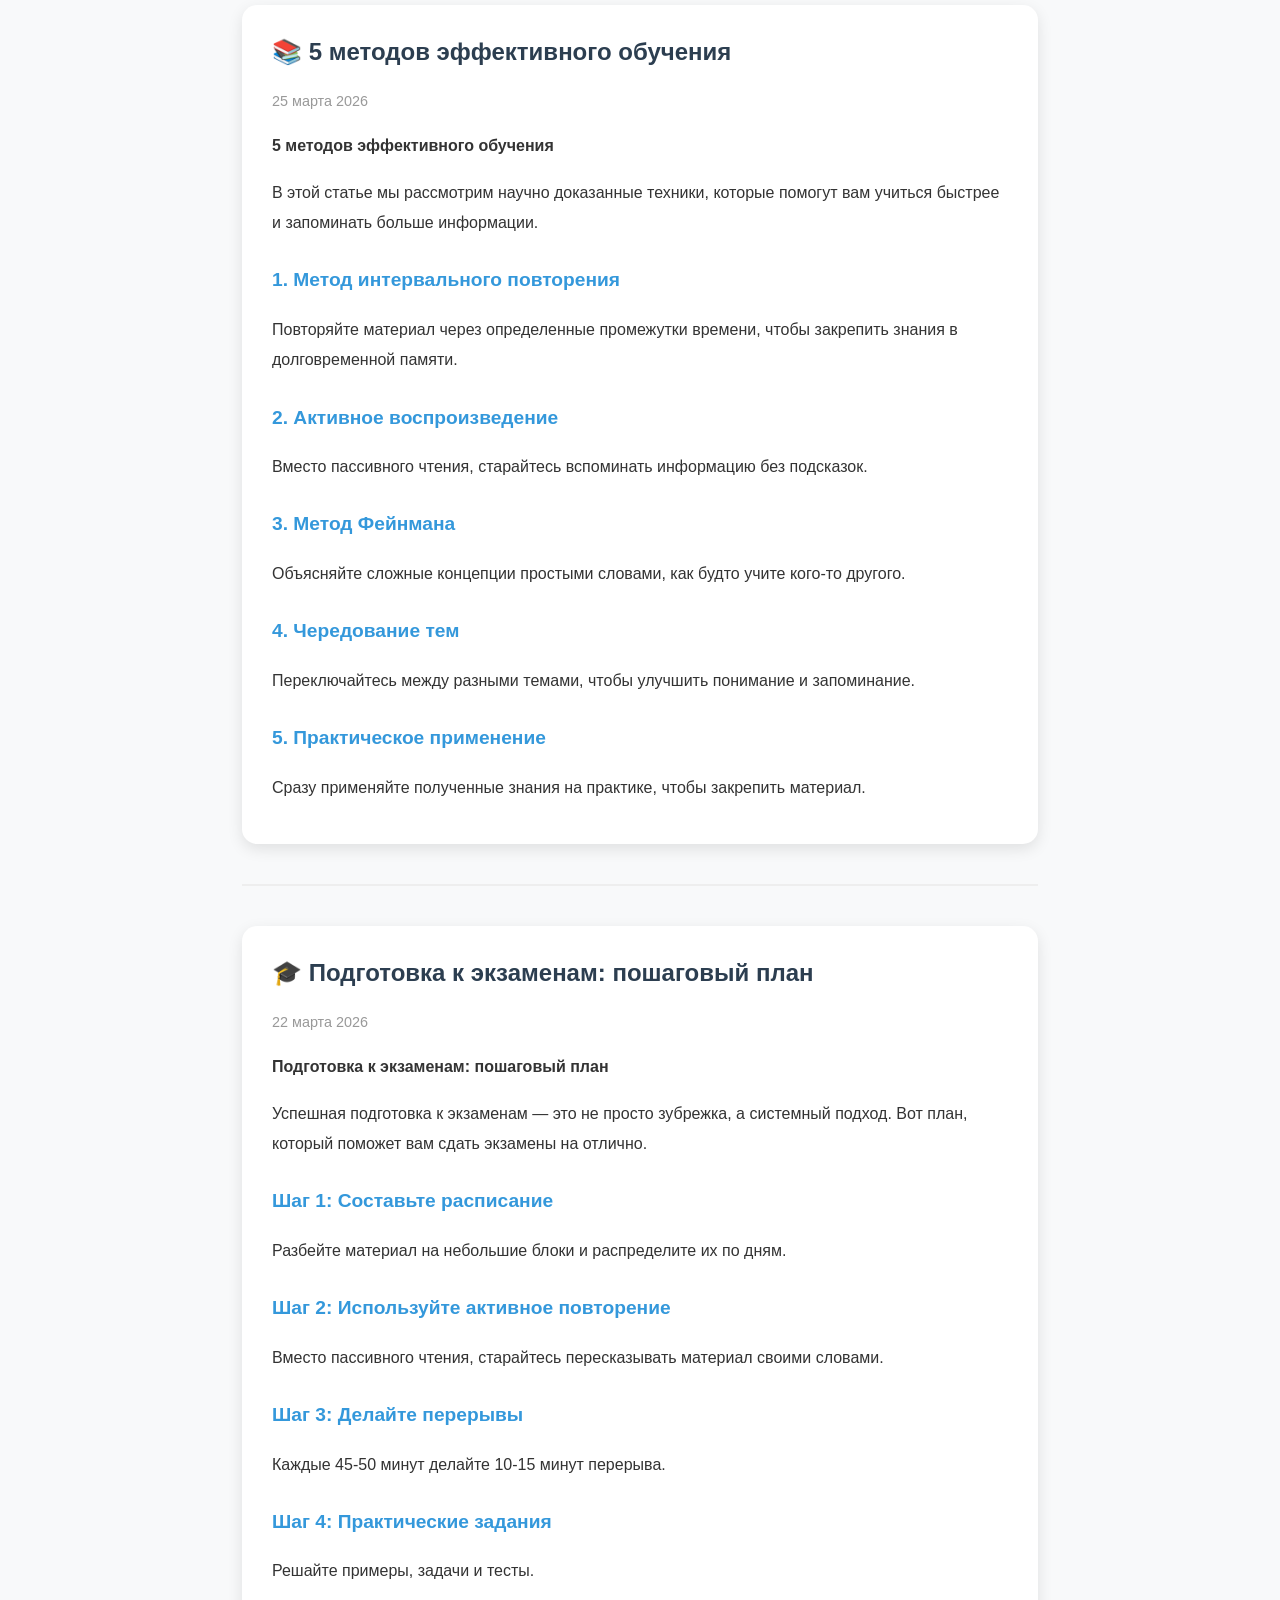
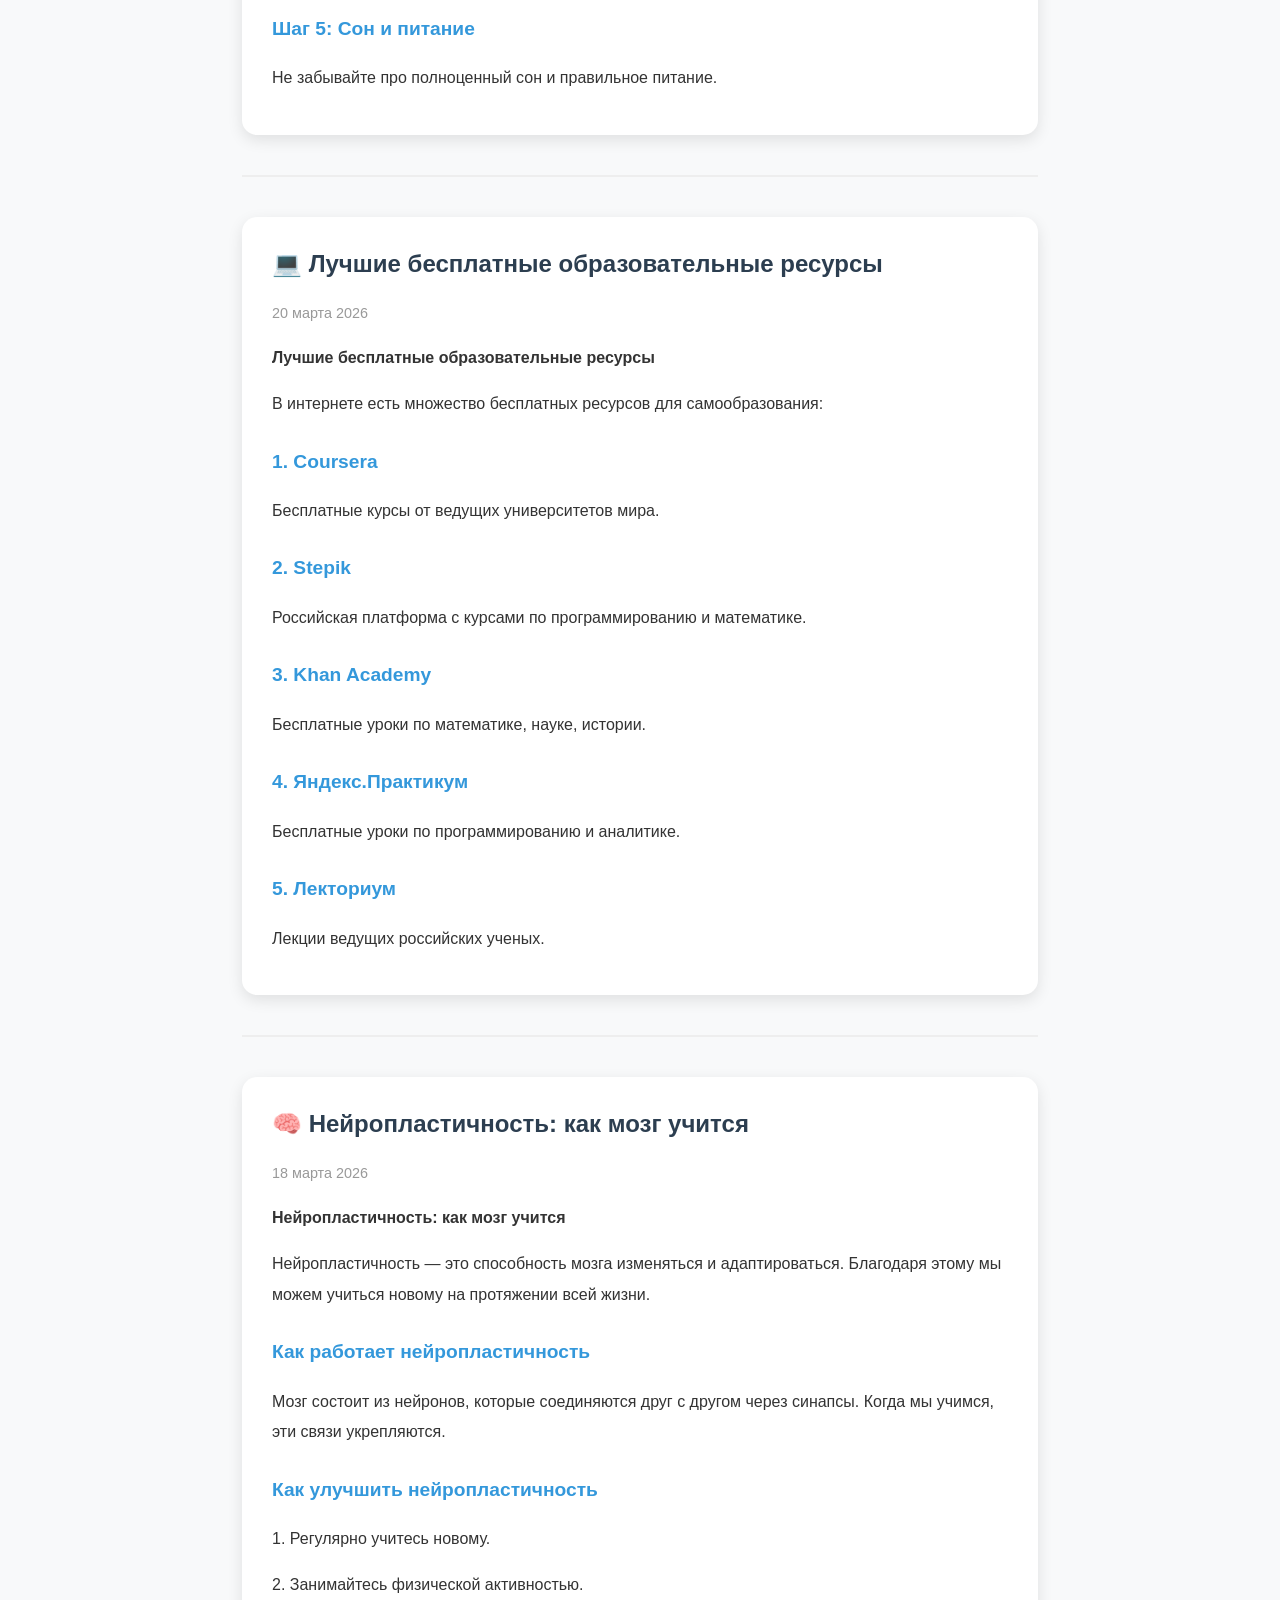
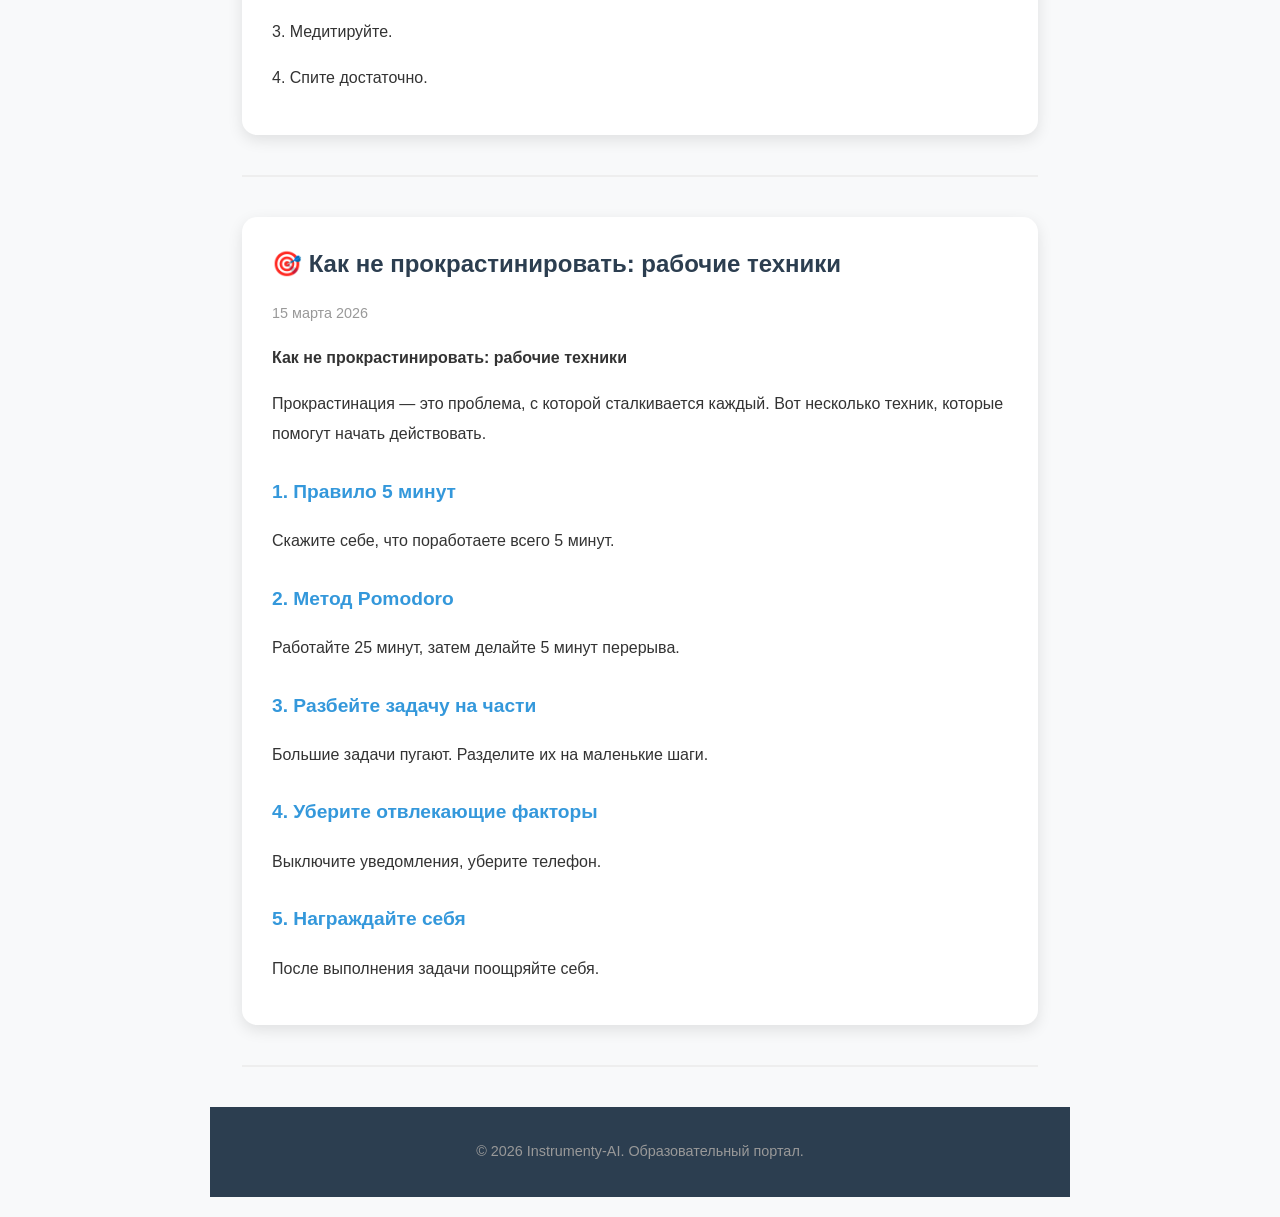
<file: blog.html>
<!DOCTYPE html>
<html lang="ru">
<head>
    <meta charset="UTF-8">
    <meta name="viewport" content="width=device-width, initial-scale=1.0">
    <title>Блог — Instrumenty-AI</title>
    <link rel="stylesheet" href="css/style.css">
    <link rel="icon" type="image/svg+xml" href="data:image/svg+xml,%3Csvg xmlns='http://www.w3.org/2000/svg' viewBox='0 0 100 100'%3E%3Crect width='100' height='100' fill='%233498db'/%3E%3Ctext x='50' y='70' font-size='60' text-anchor='middle' fill='white' font-weight='bold'%3E📚%3C/text%3E%3C/svg%3E">
    <style>
        body {
            font-family: -apple-system, BlinkMacSystemFont, 'Segoe UI', Roboto, sans-serif;
            line-height: 1.8;
            max-width: 900px;
            margin: 0 auto;
            padding: 20px;
            background: #f8f9fa;
            color: #333;
        }
        header {
            background: #2c3e50;
            color: white;
            padding: 15px 20px;
            border-radius: 10px;
            margin-bottom: 30px;
        }
        header a { color: white; text-decoration: none; }
        header nav { display: flex; justify-content: space-between; align-items: center; flex-wrap: wrap; }
        header nav ul { list-style: none; display: flex; gap: 20px; margin: 0; padding: 0; flex-wrap: wrap; }
        header nav ul li a { color: #ddd; text-decoration: none; }
        header nav ul li a:hover { color: white; }
        .logo { font-size: 1.5rem; font-weight: bold; }
        .article-card {
            background: white;
            padding: 25px 30px;
            border-radius: 15px;
            box-shadow: 0 5px 15px rgba(0,0,0,0.1);
            margin-bottom: 30px;
        }
        .article-card h2 {
            margin-top: 0;
            color: #2c3e50;
        }
        .article-date {
            color: #999;
            font-size: 0.9rem;
        }
        .article-content {
            margin-top: 15px;
            line-height: 1.9;
        }
        .article-content p { margin: 1rem 0; }
        .article-content h3 { margin-top: 1.5rem; }
        .task-block {
            background: #f0f7ff;
            padding: 20px;
            border-radius: 10px;
            margin: 20px 0;
            border-left: 4px solid #3498db;
        }
        .task-block textarea {
            width: 100%;
            padding: 10px;
            border: 1px solid #ddd;
            border-radius: 8px;
            font-family: inherit;
            font-size: 1rem;
            min-height: 80px;
        }
        .task-block button {
            background: #3498db;
            color: white;
            border: none;
            padding: 10px 25px;
            border-radius: 8px;
            cursor: pointer;
            font-size: 1rem;
        }
        .task-block button:hover { background: #2980b9; }
        .quiz-option {
            display: block;
            padding: 10px;
            margin: 8px 0;
            background: #f8f9fa;
            border: 2px solid #e9ecef;
            border-radius: 8px;
            cursor: pointer;
            transition: 0.3s;
        }
        .quiz-option:hover { background: #e9ecef; }
        .quiz-option.selected { border-color: #3498db; background: #e3f0ff; }
        .quiz-option.correct { border-color: #28a745; background: #d4edda; }
        .quiz-option.wrong { border-color: #dc3545; background: #f8d7da; }
        .save-status { margin-top: 10px; font-weight: bold; }
        .save-status.success { color: #28a745; }
        .save-status.error { color: #dc3545; }
        footer { text-align: center; margin-top: 40px; color: #999; font-size: 0.9rem; }
        hr { border: none; border-top: 2px solid #eee; margin: 40px 0; }
    </style>
</head>
<body>
<header>
    <nav>
        <div class="logo"><a href="index.html">📚 Instrumenty-AI</a></div>
        <ul>
            <li><a href="index.html">Главная</a></li>
            <li><a href="tools.html">Инструменты</a></li>
            <li><a href="blog.html">Блог</a></li>
            <li><a href="courses.html">Курсы</a></li>
            <li><a href="my-courses.html">Мои курсы</a></li>
            <li><a href="about.html">О проекте</a></li>
            <li><a href="contacts.html">Контакты</a></li>
        </ul>
    </nav>
</header>
<main>
    <h1>📰 Блог об образовании и технологиях</h1>
    <p style="text-align:center;margin-bottom:2rem;">Полезные статьи для студентов, преподавателей и всех, кто учится</p>
    <div id="blogContainer"></div>
</main>
<footer><p>&copy; 2026 Instrumenty-AI. Образовательный портал.</p></footer>
<script>
const articles = [
{
    id: 1,
    icon: "🤖",
    date: "27 марта 2026",
    title: "Как ИИ меняет образование",
    content: `
        <p><strong>Искусственный интеллект в образовании</strong></p>
        <p>Искусственный интеллект (ИИ) стремительно меняет подходы к обучению. Сегодня мы видим, как технологии помогают создавать персонализированные образовательные траектории, автоматизировать рутинные задачи преподавателей и делать обучение более увлекательным.</p>
        <h3>Персонализация обучения</h3>
        <p>Главное преимущество ИИ в образовании — возможность адаптировать учебный материал под каждого ученика. Системы на основе ИИ анализируют успеваемость, определяют слабые места и предлагают индивидуальные задания.</p>
        <div class="task-block">
            <h4>📝 Практическое задание</h4>
            <p>Представьте, что вы учитель. Опишите, как бы вы использовали ИИ для помощи ученику, который отстает по математике.</p>
            <textarea id="answerField1" placeholder="Напишите свой ответ здесь..."></textarea>
            <br><br>
            <button onclick="saveAnswer(1)">💾 Сохранить ответ</button>
            <div id="saveStatus1" class="save-status"></div>
        </div>
        <div class="task-block">
            <h4>❓ Вопрос для самопроверки</h4>
            <p><strong>Что является главным преимуществом ИИ в образовании?</strong></p>
            <div id="quizOptions1">
                <div class="quiz-option" onclick="selectAnswer(1, 0)">А) Автоматическая проверка тестов</div>
                <div class="quiz-option" onclick="selectAnswer(1, 1)">Б) Адаптация материала под ученика</div>
                <div class="quiz-option" onclick="selectAnswer(1, 2)">В) Создание презентаций</div>
                <div class="quiz-option" onclick="selectAnswer(1, 3)">Г) Видео-уроки</div>
            </div>
            <div id="quizResult1" style="margin-top:10px;font-weight:bold;"></div>
        </div>
    `
},
{
    id: 2,
    icon: "📚",
    date: "25 марта 2026",
    title: "5 методов эффективного обучения",
    content: `
        <p><strong>5 методов эффективного обучения</strong></p>
        <p>В этой статье мы рассмотрим научно доказанные техники, которые помогут вам учиться быстрее и запоминать больше информации.</p>
        <h3>1. Метод интервального повторения</h3>
        <p>Повторяйте материал через определенные промежутки времени, чтобы закрепить знания в долговременной памяти.</p>
        <h3>2. Активное воспроизведение</h3>
        <p>Вместо пассивного чтения, старайтесь вспоминать информацию без подсказок.</p>
        <h3>3. Метод Фейнмана</h3>
        <p>Объясняйте сложные концепции простыми словами, как будто учите кого-то другого.</p>
        <h3>4. Чередование тем</h3>
        <p>Переключайтесь между разными темами, чтобы улучшить понимание и запоминание.</p>
        <h3>5. Практическое применение</h3>
        <p>Сразу применяйте полученные знания на практике, чтобы закрепить материал.</p>
    `
},
{
    id: 3,
    icon: "🎓",
    date: "22 марта 2026",
    title: "Подготовка к экзаменам: пошаговый план",
    content: `
        <p><strong>Подготовка к экзаменам: пошаговый план</strong></p>
        <p>Успешная подготовка к экзаменам — это не просто зубрежка, а системный подход. Вот план, который поможет вам сдать экзамены на отлично.</p>
        <h3>Шаг 1: Составьте расписание</h3>
        <p>Разбейте материал на небольшие блоки и распределите их по дням.</p>
        <h3>Шаг 2: Используйте активное повторение</h3>
        <p>Вместо пассивного чтения, старайтесь пересказывать материал своими словами.</p>
        <h3>Шаг 3: Делайте перерывы</h3>
        <p>Каждые 45-50 минут делайте 10-15 минут перерыва.</p>
        <h3>Шаг 4: Практические задания</h3>
        <p>Решайте примеры, задачи и тесты.</p>
        <h3>Шаг 5: Сон и питание</h3>
        <p>Не забывайте про полноценный сон и правильное питание.</p>
    `
},
{
    id: 4,
    icon: "💻",
    date: "20 марта 2026",
    title: "Лучшие бесплатные образовательные ресурсы",
    content: `
        <p><strong>Лучшие бесплатные образовательные ресурсы</strong></p>
        <p>В интернете есть множество бесплатных ресурсов для самообразования:</p>
        <h3>1. Coursera</h3>
        <p>Бесплатные курсы от ведущих университетов мира.</p>
        <h3>2. Stepik</h3>
        <p>Российская платформа с курсами по программированию и математике.</p>
        <h3>3. Khan Academy</h3>
        <p>Бесплатные уроки по математике, науке, истории.</p>
        <h3>4. Яндекс.Практикум</h3>
        <p>Бесплатные уроки по программированию и аналитике.</p>
        <h3>5. Лекториум</h3>
        <p>Лекции ведущих российских ученых.</p>
    `
},
{
    id: 5,
    icon: "🧠",
    date: "18 марта 2026",
    title: "Нейропластичность: как мозг учится",
    content: `
        <p><strong>Нейропластичность: как мозг учится</strong></p>
        <p>Нейропластичность — это способность мозга изменяться и адаптироваться. Благодаря этому мы можем учиться новому на протяжении всей жизни.</p>
        <h3>Как работает нейропластичность</h3>
        <p>Мозг состоит из нейронов, которые соединяются друг с другом через синапсы. Когда мы учимся, эти связи укрепляются.</p>
        <h3>Как улучшить нейропластичность</h3>
        <p>1. Регулярно учитесь новому.</p>
        <p>2. Занимайтесь физической активностью.</p>
        <p>3. Медитируйте.</p>
        <p>4. Спите достаточно.</p>
    `
},
{
    id: 6,
    icon: "🎯",
    date: "15 марта 2026",
    title: "Как не прокрастинировать: рабочие техники",
    content: `
        <p><strong>Как не прокрастинировать: рабочие техники</strong></p>
        <p>Прокрастинация — это проблема, с которой сталкивается каждый. Вот несколько техник, которые помогут начать действовать.</p>
        <h3>1. Правило 5 минут</h3>
        <p>Скажите себе, что поработаете всего 5 минут.</p>
        <h3>2. Метод Pomodoro</h3>
        <p>Работайте 25 минут, затем делайте 5 минут перерыва.</p>
        <h3>3. Разбейте задачу на части</h3>
        <p>Большие задачи пугают. Разделите их на маленькие шаги.</p>
        <h3>4. Уберите отвлекающие факторы</h3>
        <p>Выключите уведомления, уберите телефон.</p>
        <h3>5. Награждайте себя</h3>
        <p>После выполнения задачи поощряйте себя.</p>
    `
}
];

const correctAnswers = {1: 1};

function saveAnswer(articleId) {
    const field = document.getElementById('answerField' + articleId);
    const status = document.getElementById('saveStatus' + articleId);
    if (!field) return;
    const answer = field.value.trim();
    if (!answer) {
        status.textContent = '❌ Напишите ответ.';
        status.className = 'save-status error';
        return;
    }
    localStorage.setItem('savedAnswer_' + articleId, answer);
    status.textContent = '✅ Сохранено!';
    status.className = 'save-status success';
}

function selectAnswer(articleId, index) {
    const options = document.querySelectorAll('#quizOptions' + articleId + ' .quiz-option');
    options.forEach((el, i) => {
        el.classList.remove('selected', 'correct', 'wrong');
        if (i === index) el.classList.add('selected');
    });
    const result = document.getElementById('quizResult' + articleId);
    if (index === correctAnswers[articleId]) {
        result.innerHTML = '✅ Правильно! Адаптация материала под ученика — это главное преимущество ИИ.';
        result.style.color = '#28a745';
    } else {
        result.innerHTML = '❌ Попробуйте еще раз.';
        result.style.color = '#dc3545';
    }
}

function renderBlog() {
    const container = document.getElementById('blogContainer');
    container.innerHTML = articles.map(a => `
        <div class="article-card">
            <h2>${a.icon} ${a.title}</h2>
            <div class="article-date">${a.date}</div>
            <div class="article-content">${a.content}</div>
        </div>
        <hr>
    `).join('');
    
    // Восстанавливаем сохранённые ответы
    articles.forEach(a => {
        const saved = localStorage.getItem('savedAnswer_' + a.id);
        if (saved) {
            const field = document.getElementById('answerField' + a.id);
            const status = document.getElementById('saveStatus' + a.id);
            if (field) {
                field.value = saved;
                status.textContent = '📂 Загружено';
                status.className = 'save-status success';
            }
        }
    });
}
renderBlog();
</script>
</body>
</html>
</file>
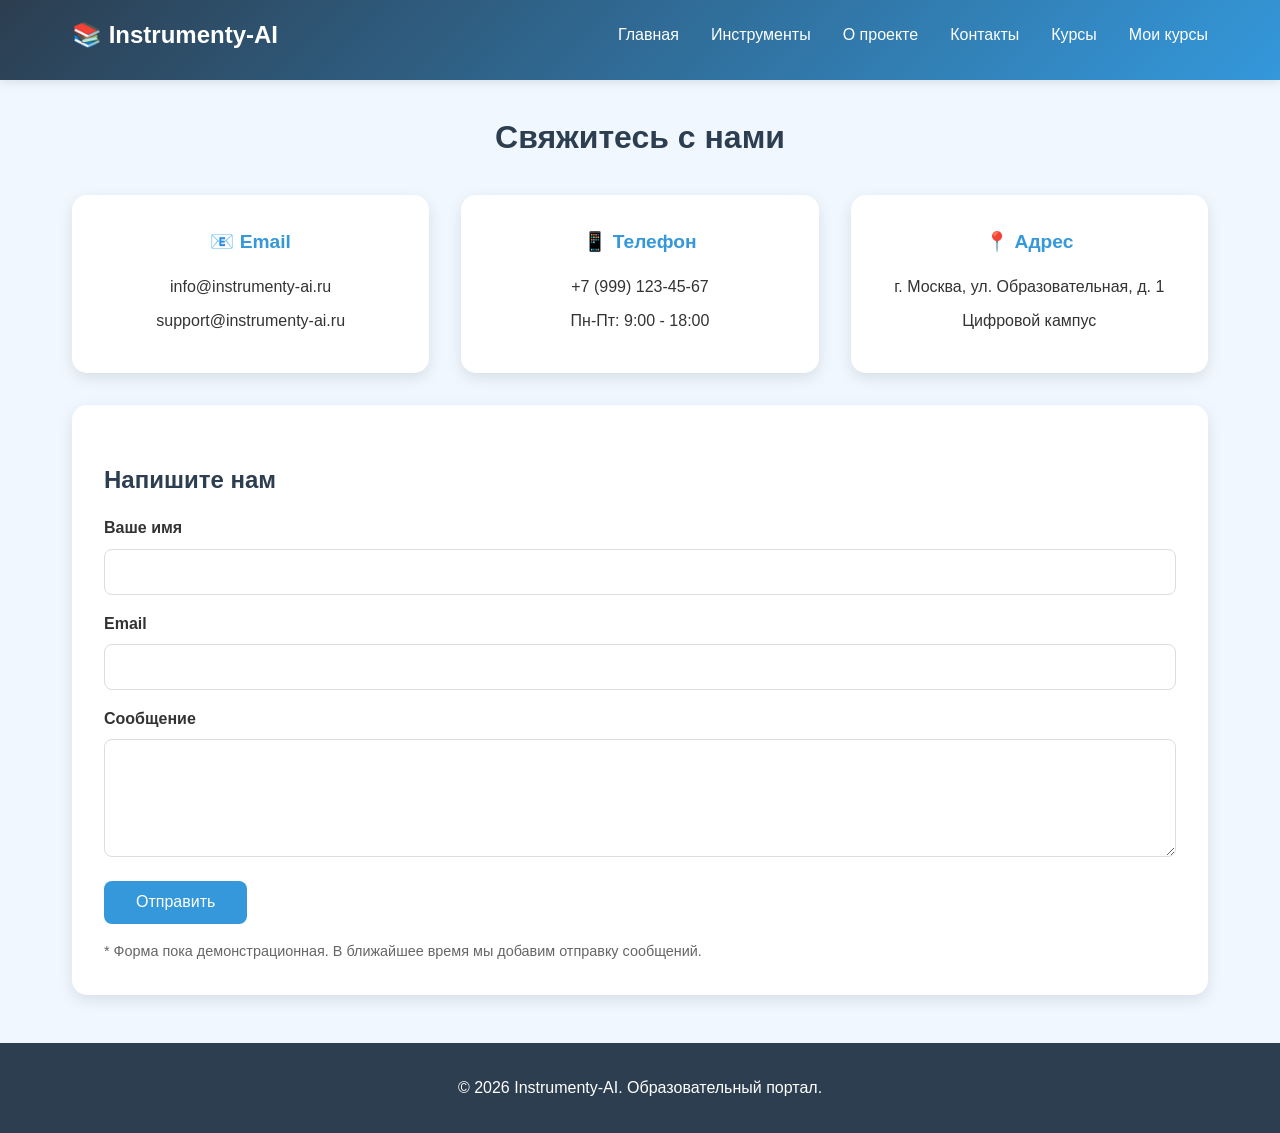
<file: contacts.html>
<!DOCTYPE html>
<html lang="ru">
<head>
    <meta charset="UTF-8">
    <meta name="viewport" content="width=device-width, initial-scale=1.0">
    <title>Контакты — Instrumenty-AI</title>
    <link rel="stylesheet" href="css/style.css">
    <style>
        .contacts-grid {
            display: grid;
            grid-template-columns: repeat(auto-fit, minmax(300px, 1fr));
            gap: 2rem;
            margin: 2rem 0;
        }
        .contact-info {
            background: white;
            padding: 2rem;
            border-radius: 15px;
            box-shadow: 0 5px 15px rgba(0,0,0,0.1);
            text-align: center;
        }
        .contact-info h3 {
            color: #3498db;
            margin-bottom: 1rem;
        }
        .contact-info p {
            margin: 0.5rem 0;
        }
        .contact-form {
            background: white;
            padding: 2rem;
            border-radius: 15px;
            box-shadow: 0 5px 15px rgba(0,0,0,0.1);
        }
        .form-group {
            margin-bottom: 1rem;
        }
        .form-group label {
            display: block;
            margin-bottom: 0.5rem;
            font-weight: bold;
        }
        .form-group input,
        .form-group textarea {
            width: 100%;
            padding: 0.8rem;
            border: 1px solid #ddd;
            border-radius: 8px;
            font-family: inherit;
        }
        .form-group textarea {
            resize: vertical;
        }
        button {
            background: #3498db;
            color: white;
            padding: 0.8rem 2rem;
            border: none;
            border-radius: 8px;
            cursor: pointer;
            font-size: 1rem;
        }
        button:hover {
            background: #2980b9;
        }
    </style>
</head>
    <!-- Favicon (иконка сайта) -->
<link rel="icon" type="image/svg+xml" href="data:image/svg+xml,%3Csvg xmlns='http://www.w3.org/2000/svg' viewBox='0 0 100 100'%3E%3Crect width='100' height='100' fill='%233498db'/%3E%3Ctext x='50' y='70' font-size='60' text-anchor='middle' fill='white' font-weight='bold'%3E📚%3C/text%3E%3C/svg%3E">
<link rel="apple-touch-icon" href="data:image/svg+xml,%3Csvg xmlns='http://www.w3.org/2000/svg' viewBox='0 0 100 100'%3E%3Crect width='100' height='100' fill='%233498db'/%3E%3Ctext x='50' y='70' font-size='60' text-anchor='middle' fill='white'%3E📚%3C/text%3E%3C/svg%3E">
<body>
    <header>
        <nav>
            <div class="logo">
                <a href="index.html">📚 Instrumenty-AI</a>
            </div>
            <ul class="nav-links">
                <li><a href="index.html">Главная</a></li>
                <li><a href="tools.html">Инструменты</a></li>
                <li><a href="about.html">О проекте</a></li>
                <li><a href="contacts.html">Контакты</a></li>
                <li><a href="courses.html">Курсы</a></li>
                <li><a href="my-courses.html">Мои курсы</a></li>
            </ul>
        </nav>
    </header>

    <main>
        <h1>Свяжитесь с нами</h1>
        
        <div class="contacts-grid">
            <div class="contact-info">
                <h3>📧 Email</h3>
                <p>info@instrumenty-ai.ru</p>
                <p>support@instrumenty-ai.ru</p>
            </div>
            <div class="contact-info">
                <h3>📱 Телефон</h3>
                <p>+7 (999) 123-45-67</p>
                <p>Пн-Пт: 9:00 - 18:00</p>
            </div>
            <div class="contact-info">
                <h3>📍 Адрес</h3>
                <p>г. Москва, ул. Образовательная, д. 1</p>
                <p>Цифровой кампус</p>
            </div>
        </div>

        <div class="contact-form">
            <h2>Напишите нам</h2>
            <form action="#" method="post">
                <div class="form-group">
                    <label for="name">Ваше имя</label>
                    <input type="text" id="name" name="name" required>
                </div>
                <div class="form-group">
                    <label for="email">Email</label>
                    <input type="email" id="email" name="email" required>
                </div>
                <div class="form-group">
                    <label for="message">Сообщение</label>
                    <textarea id="message" name="message" rows="5" required></textarea>
                </div>
                <button type="submit">Отправить</button>
            </form>
            <p style="margin-top: 1rem; color: #666; font-size: 0.9rem;">* Форма пока демонстрационная. В ближайшее время мы добавим отправку сообщений.</p>
        </div>
    </main>

    <footer>
        <p>&copy; 2026 Instrumenty-AI. Образовательный портал.</p>
    </footer>
</body>
</html>
</file>
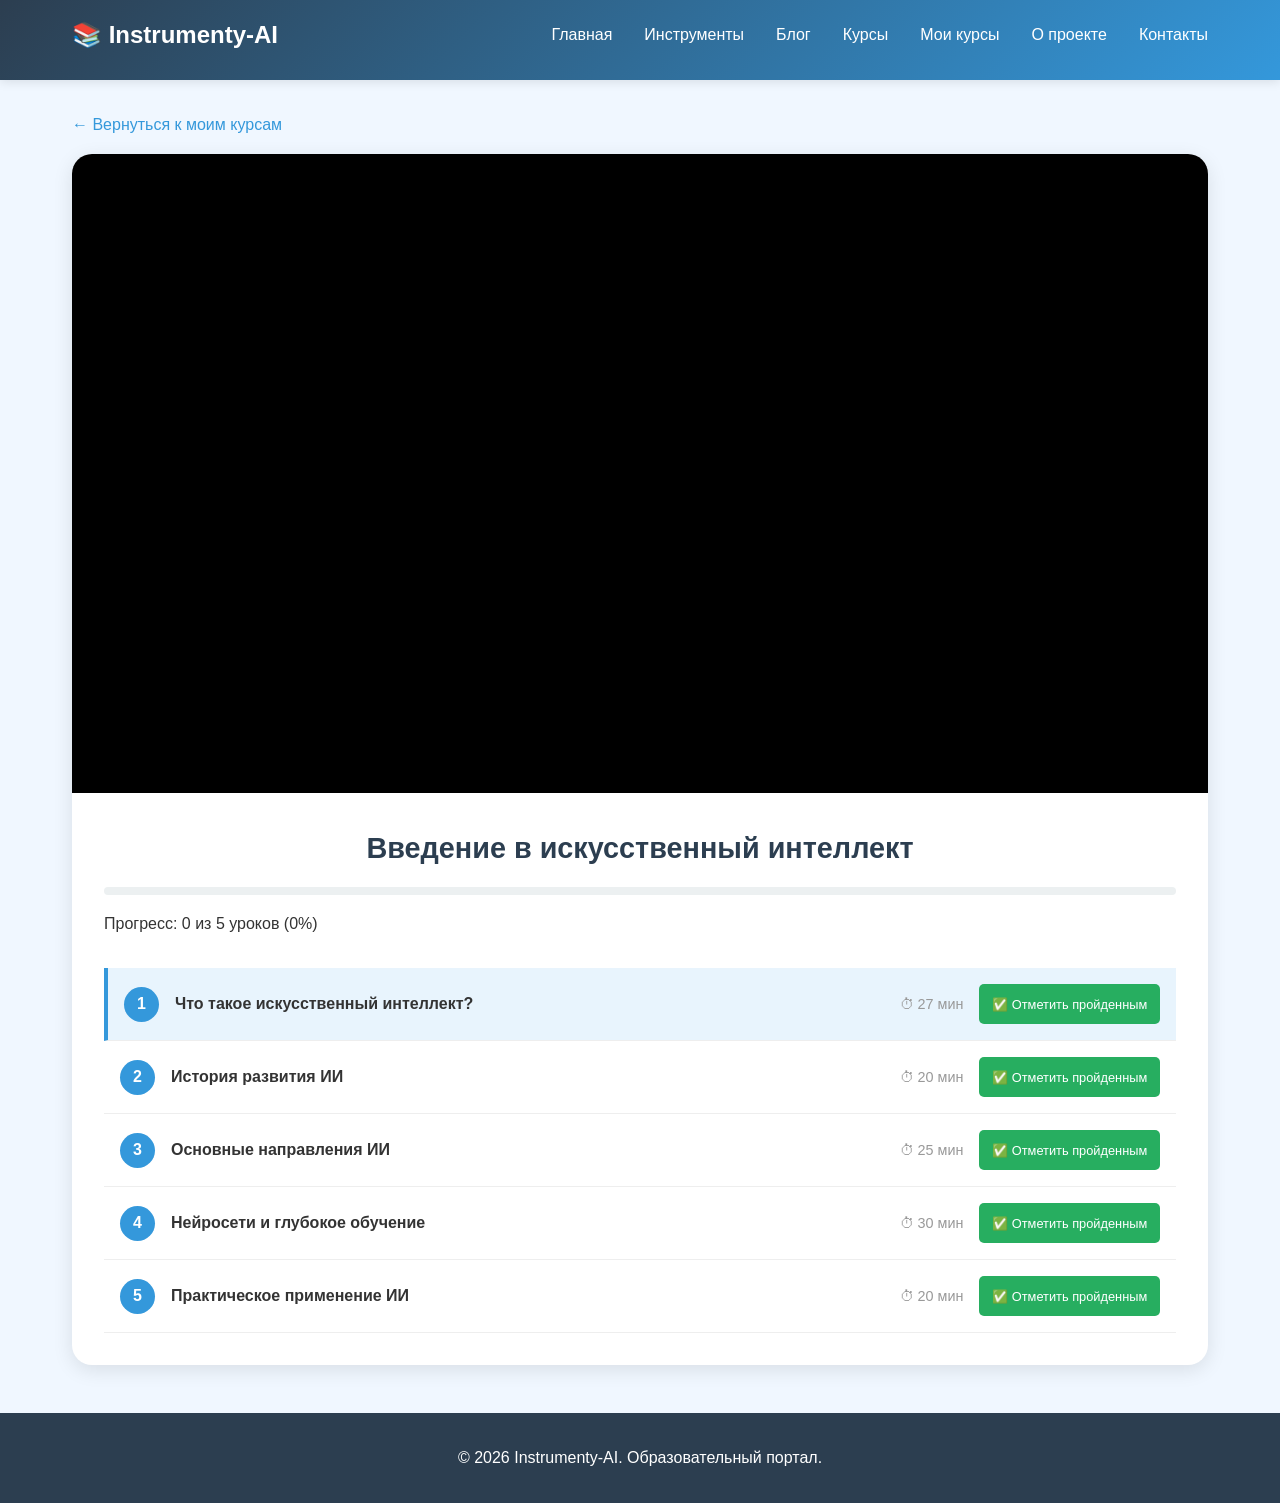
<file: course-view.html>
<!DOCTYPE html>
<html lang="ru">
<head>
    <meta charset="UTF-8">
    <meta name="viewport" content="width=device-width, initial-scale=1.0">
    <title>Просмотр курса — Instrumenty-AI</title>
    <link rel="stylesheet" href="css/style.css">
    <link rel="icon" type="image/svg+xml" href="data:image/svg+xml,%3Csvg xmlns='http://www.w3.org/2000/svg' viewBox='0 0 100 100'%3E%3Crect width='100' height='100' fill='%233498db'/%3E%3Ctext x='50' y='70' font-size='60' text-anchor='middle' fill='white' font-weight='bold'%3E📚%3C/text%3E%3C/svg%3E">
    <style>
        .course-player {
            background: white;
            border-radius: 20px;
            overflow: hidden;
            box-shadow: 0 5px 20px rgba(0,0,0,0.1);
            margin-bottom: 2rem;
        }
        .video-container {
            position: relative;
            padding-bottom: 56.25%;
            height: 0;
            background: #000;
        }
        .video-container iframe {
            position: absolute;
            top: 0;
            left: 0;
            width: 100%;
            height: 100%;
            border: none;
        }
        .course-info {
            padding: 2rem;
        }
        .course-title {
            font-size: 1.8rem;
            color: #2c3e50;
            margin-bottom: 0.5rem;
        }
        .lessons-list {
            margin-top: 2rem;
        }
        .lesson-item {
            display: flex;
            align-items: center;
            gap: 1rem;
            padding: 1rem;
            border-bottom: 1px solid #eee;
            cursor: pointer;
            transition: background 0.3s;
        }
        .lesson-item:hover {
            background: #f8f9fa;
        }
        .lesson-item.active {
            background: #e8f4fd;
            border-left: 4px solid #3498db;
        }
        .lesson-item.completed {
            opacity: 0.7;
        }
        .lesson-number {
            width: 35px;
            height: 35px;
            background: #3498db;
            color: white;
            border-radius: 50%;
            display: flex;
            align-items: center;
            justify-content: center;
            font-weight: bold;
            flex-shrink: 0;
        }
        .lesson-item.completed .lesson-number {
            background: #27ae60;
        }
        .lesson-title {
            flex: 1;
            font-weight: bold;
        }
        .lesson-duration {
            color: #999;
            font-size: 0.9rem;
        }
        .complete-badge {
            color: #27ae60;
            font-size: 1.2rem;
        }
        .progress-bar {
            background: #ecf0f1;
            height: 8px;
            border-radius: 4px;
            overflow: hidden;
            margin: 1rem 0;
        }
        .progress-fill {
            background: #3498db;
            height: 100%;
            width: 0%;
            transition: width 0.3s;
        }
        .back-link {
            display: inline-block;
            margin-bottom: 1rem;
            color: #3498db;
            text-decoration: none;
        }
        .watch-btn {
            background: #27ae60;
            color: white;
            border: none;
            padding: 0.3rem 0.8rem;
            border-radius: 5px;
            cursor: pointer;
            font-size: 0.8rem;
        }
    </style>
</head>
<body>
    <header>
        <nav>
            <div class="logo">
                <a href="index.html">📚 Instrumenty-AI</a>
            </div>
            <ul class="nav-links">
                <li><a href="index.html">Главная</a></li>
                <li><a href="tools.html">Инструменты</a></li>
                <li><a href="blog.html">Блог</a></li>
                <li><a href="courses.html">Курсы</a></li>
                <li><a href="my-courses.html">Мои курсы</a></li>
                <li><a href="about.html">О проекте</a></li>
                <li><a href="contacts.html">Контакты</a></li>
            </ul>
        </nav>
    </header>

    <main>
        <a href="my-courses.html" class="back-link">← Вернуться к моим курсам</a>
        
        <div class="course-player">
            <div class="video-container" id="videoContainer">
                <iframe id="videoFrame" src="https://rutube.ru/play/embed/12d055a5b4f61ba3d5908f6d9b307f8f/" frameborder="0" allowfullscreen></iframe>
            </div>
            <div class="course-info">
                <h1 class="course-title" id="courseTitle">Введение в искусственный интеллект</h1>
                <div class="progress-bar">
                    <div class="progress-fill" id="progressFill"></div>
                </div>
                <p id="progressText">Прогресс: 0%</p>
                <div class="lessons-list" id="lessonsList"></div>
            </div>
        </div>
    </main>

    <footer>
        <p>&copy; 2026 Instrumenty-AI. Образовательный портал.</p>
    </footer>

    <script>
        // ========== КУРС С 5 РАЗНЫМИ ВИДЕО ==========
        const courseData = {
            id: 1,
            title: "Введение в искусственный интеллект",
            lessons: [
                { 
                    id: 1, 
                    title: "Что такое искусственный интеллект?", 
                    duration: "27 мин",
                    videoId: "12d055a5b4f61ba3d5908f6d9b307f8f"
                },
                { 
                    id: 2, 
                    title: "История развития ИИ", 
                    duration: "20 мин",
                    videoId: "d637428be6cdb9fc26010452c7b0940c"
                },
                { 
                    id: 3, 
                    title: "Основные направления ИИ", 
                    duration: "25 мин",
                    videoId: "1d639cb8af9a44a6a02e925ed72dee0b"
                },
                { 
                    id: 4, 
                    title: "Нейросети и глубокое обучение", 
                    duration: "30 мин",
                    videoId: "481d560516b2a711a6d38b3eaed92c89"
                },
                { 
                    id: 5, 
                    title: "Практическое применение ИИ", 
                    duration: "20 мин",
                    videoId: "e819d5d42d8953d7c32ac0dd748df88a"
                }
            ]
        };

        let currentLesson = 0;
        let completedLessons = [];

        function getUrlParam(param) {
            const urlParams = new URLSearchParams(window.location.search);
            return urlParams.get(param);
        }

        function loadProgress() {
            const courseId = getUrlParam('id') || '1';
            let saved = localStorage.getItem(`course_progress_${courseId}`);
            if (saved) {
                completedLessons = JSON.parse(saved);
            } else {
                completedLessons = [];
            }
        }

        function saveProgress() {
            const courseId = getUrlParam('id') || '1';
            localStorage.setItem(`course_progress_${courseId}`, JSON.stringify(completedLessons));
        }

        function updateProgressBar() {
            const total = courseData.lessons.length;
            const completed = completedLessons.length;
            const percent = Math.round((completed / total) * 100);
            document.getElementById('progressFill').style.width = `${percent}%`;
            document.getElementById('progressText').innerHTML = `Прогресс: ${completed} из ${total} уроков (${percent}%)`;
        }

        function playLesson(lessonIndex) {
            currentLesson = lessonIndex;
            const lesson = courseData.lessons[lessonIndex];
            const videoId = lesson.videoId;
            const videoFrame = document.getElementById('videoFrame');
            videoFrame.src = `https://rutube.ru/play/embed/${videoId}/`;
            
            const lessonItems = document.querySelectorAll('.lesson-item');
            lessonItems.forEach((item, idx) => {
                if (idx === lessonIndex) {
                    item.classList.add('active');
                } else {
                    item.classList.remove('active');
                }
            });
        }

        function markCompleted(lessonId, lessonIndex) {
            if (!completedLessons.includes(lessonId)) {
                completedLessons.push(lessonId);
                saveProgress();
                updateProgressBar();
                renderLessons();
                alert(`✅ Урок "${courseData.lessons[lessonIndex].title}" пройден!`);
            } else {
                alert(`⚠️ Вы уже прошли этот урок.`);
            }
        }

        function renderLessons() {
            const container = document.getElementById('lessonsList');
            container.innerHTML = courseData.lessons.map((lesson, idx) => {
                const isCompleted = completedLessons.includes(lesson.id);
                return `
                    <div class="lesson-item ${isCompleted ? 'completed' : ''} ${currentLesson === idx ? 'active' : ''}" onclick="playLesson(${idx})">
                        <div class="lesson-number">${idx + 1}</div>
                        <div class="lesson-title">${lesson.title}</div>
                        <div class="lesson-duration">⏱ ${lesson.duration}</div>
                        ${!isCompleted ? 
                            `<button class="watch-btn" onclick="event.stopPropagation(); markCompleted(${lesson.id}, ${idx})">✅ Отметить пройденным</button>` : 
                            `<span class="complete-badge">✅ Пройдено</span>`
                        }
                    </div>
                `;
            }).join('');
        }

        function init() {
            loadProgress();
            updateProgressBar();
            renderLessons();
            if (courseData.lessons.length > 0) {
                playLesson(0);
            }
        }

        init();
    </script>
</body>
</html>
</file>
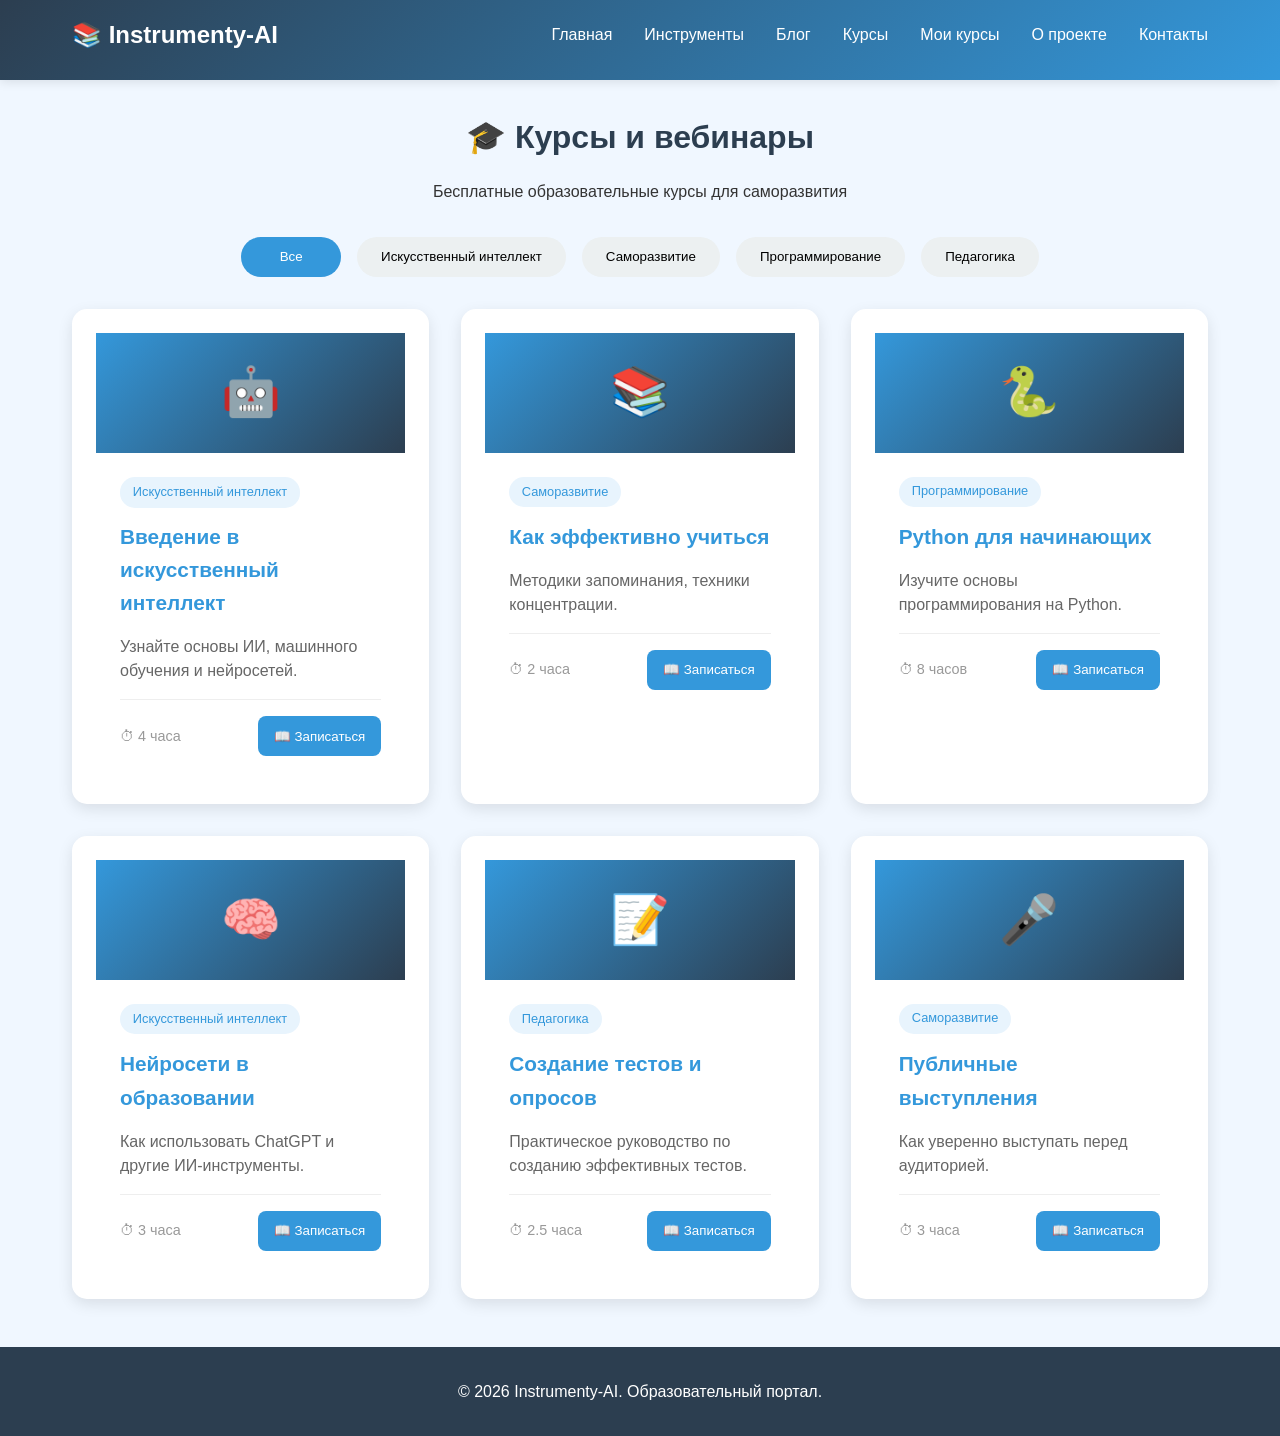
<file: courses.html>
<!DOCTYPE html>
<html lang="ru">
<head>
    <meta charset="UTF-8">
    <meta name="viewport" content="width=device-width, initial-scale=1.0">
    <title>Курсы и вебинары — Instrumenty-AI</title>
    <link rel="stylesheet" href="css/style.css">
    <link rel="icon" type="image/svg+xml" href="data:image/svg+xml,%3Csvg xmlns='http://www.w3.org/2000/svg' viewBox='0 0 100 100'%3E%3Crect width='100' height='100' fill='%233498db'/%3E%3Ctext x='50' y='70' font-size='60' text-anchor='middle' fill='white' font-weight='bold'%3E📚%3C/text%3E%3C/svg%3E">
    <style>
        .category-filter {
            display: flex;
            gap: 1rem;
            flex-wrap: wrap;
            margin-bottom: 2rem;
            justify-content: center;
        }
        .filter-btn {
            background: #ecf0f1;
            border: none;
            padding: 0.5rem 1.5rem;
            border-radius: 25px;
            cursor: pointer;
            transition: all 0.3s;
        }
        .filter-btn.active {
            background: #3498db;
            color: white;
        }
        .courses-grid {
            display: grid;
            grid-template-columns: repeat(auto-fit, minmax(320px, 1fr));
            gap: 2rem;
            margin: 2rem 0;
        }
        .course-card {
            background: white;
            border-radius: 15px;
            overflow: hidden;
            box-shadow: 0 5px 15px rgba(0,0,0,0.1);
            transition: transform 0.3s;
        }
        .course-card:hover {
            transform: translateY(-5px);
        }
        .course-image {
            background: linear-gradient(135deg, #3498db, #2c3e50);
            height: 120px;
            display: flex;
            align-items: center;
            justify-content: center;
            font-size: 3rem;
        }
        .course-content {
            padding: 1.5rem;
        }
        .course-category {
            display: inline-block;
            background: #e8f4fd;
            color: #3498db;
            padding: 0.3rem 0.8rem;
            border-radius: 15px;
            font-size: 0.8rem;
            margin-bottom: 0.8rem;
        }
        .course-title {
            font-size: 1.3rem;
            margin-bottom: 0.5rem;
            color: #2c3e50;
        }
        .course-description {
            color: #666;
            margin-bottom: 1rem;
            line-height: 1.5;
        }
        .course-meta {
            display: flex;
            justify-content: space-between;
            align-items: center;
            margin-top: 1rem;
            padding-top: 1rem;
            border-top: 1px solid #eee;
        }
        .course-duration {
            color: #999;
            font-size: 0.9rem;
        }
        .enroll-btn {
            background: #3498db;
            color: white;
            border: none;
            padding: 0.5rem 1rem;
            border-radius: 8px;
            cursor: pointer;
        }
        .enroll-btn.enrolled {
            background: #27ae60;
        }
    </style>
</head>
<body>
    <header>
        <nav>
            <div class="logo">
                <a href="index.html">📚 Instrumenty-AI</a>
            </div>
            <ul class="nav-links">
                <li><a href="index.html">Главная</a></li>
                <li><a href="tools.html">Инструменты</a></li>
                <li><a href="blog.html">Блог</a></li>
                <li><a href="courses.html">Курсы</a></li>
                <li><a href="my-courses.html">Мои курсы</a></li>
                <li><a href="about.html">О проекте</a></li>
                <li><a href="contacts.html">Контакты</a></li>
            </ul>
        </nav>
    </header>

    <main>
        <h1>🎓 Курсы и вебинары</h1>
        <p style="text-align: center; margin-bottom: 2rem;">Бесплатные образовательные курсы для саморазвития</p>
        
        <div class="category-filter" id="categoryFilter"></div>
        <div class="courses-grid" id="coursesGrid"></div>
    </main>

    <footer>
        <p>&copy; 2026 Instrumenty-AI. Образовательный портал.</p>
    </footer>

    <script>
        let courses = [
            { id: 1, title: "Введение в искусственный интеллект", description: "Узнайте основы ИИ, машинного обучения и нейросетей.", category: "Искусственный интеллект", icon: "🤖", duration: "4 часа", enrolled: false },
            { id: 2, title: "Как эффективно учиться", description: "Методики запоминания, техники концентрации.", category: "Саморазвитие", icon: "📚", duration: "2 часа", enrolled: false },
            { id: 3, title: "Python для начинающих", description: "Изучите основы программирования на Python.", category: "Программирование", icon: "🐍", duration: "8 часов", enrolled: false },
            { id: 4, title: "Нейросети в образовании", description: "Как использовать ChatGPT и другие ИИ-инструменты.", category: "Искусственный интеллект", icon: "🧠", duration: "3 часа", enrolled: false },
            { id: 5, title: "Создание тестов и опросов", description: "Практическое руководство по созданию эффективных тестов.", category: "Педагогика", icon: "📝", duration: "2.5 часа", enrolled: false },
            { id: 6, title: "Публичные выступления", description: "Как уверенно выступать перед аудиторией.", category: "Саморазвитие", icon: "🎤", duration: "3 часа", enrolled: false }
        ];
        
        let categories = ['Все', ...new Set(courses.map(c => c.category))];
        let activeCategory = 'Все';
        
        function loadEnrolled() {
            let enrolledIds = JSON.parse(localStorage.getItem('enrolledCourses') || '[]');
            courses.forEach(course => {
                course.enrolled = enrolledIds.includes(course.id);
            });
        }
        
        function saveEnrolled() {
            let enrolledIds = courses.filter(c => c.enrolled).map(c => c.id);
            localStorage.setItem('enrolledCourses', JSON.stringify(enrolledIds));
        }
        
        function renderFilters() {
            const container = document.getElementById('categoryFilter');
            container.innerHTML = categories.map(cat => `
                <button class="filter-btn ${activeCategory === cat ? 'active' : ''}" onclick="setCategory('${cat}')">${cat}</button>
            `).join('');
        }
        
        function setCategory(cat) {
            activeCategory = cat;
            renderFilters();
            renderCourses();
        }
        
        function toggleEnroll(courseId) {
            const course = courses.find(c => c.id === courseId);
            if (course) {
                course.enrolled = !course.enrolled;
                saveEnrolled();
                renderCourses();
                
                if (course.enrolled) {
                    alert(`✅ Вы записались на курс "${course.title}"! Перейдите в "Мои курсы" для просмотра.`);
                } else {
                    alert(`❌ Вы отписались от курса "${course.title}".`);
                }
            }
        }
        
        function renderCourses() {
            const container = document.getElementById('coursesGrid');
            let filtered = courses;
            if (activeCategory !== 'Все') {
                filtered = courses.filter(c => c.category === activeCategory);
            }
            
            if (filtered.length === 0) {
                container.innerHTML = '<p style="text-align: center; grid-column: 1/-1;">Нет курсов в этой категории</p>';
                return;
            }
            
            container.innerHTML = filtered.map(course => `
                <div class="course-card">
                    <div class="course-image">${course.icon}</div>
                    <div class="course-content">
                        <span class="course-category">${course.category}</span>
                        <h3 class="course-title">${course.title}</h3>
                        <p class="course-description">${course.description}</p>
                        <div class="course-meta">
                            <span class="course-duration">⏱ ${course.duration}</span>
                            <button class="enroll-btn ${course.enrolled ? 'enrolled' : ''}" onclick="toggleEnroll(${course.id})">
                                ${course.enrolled ? '✅ Записан' : '📖 Записаться'}
                            </button>
                        </div>
                    </div>
                </div>
            `).join('');
        }
        
        loadEnrolled();
        renderFilters();
        renderCourses();
    </script>
</body>
</html>
</file>
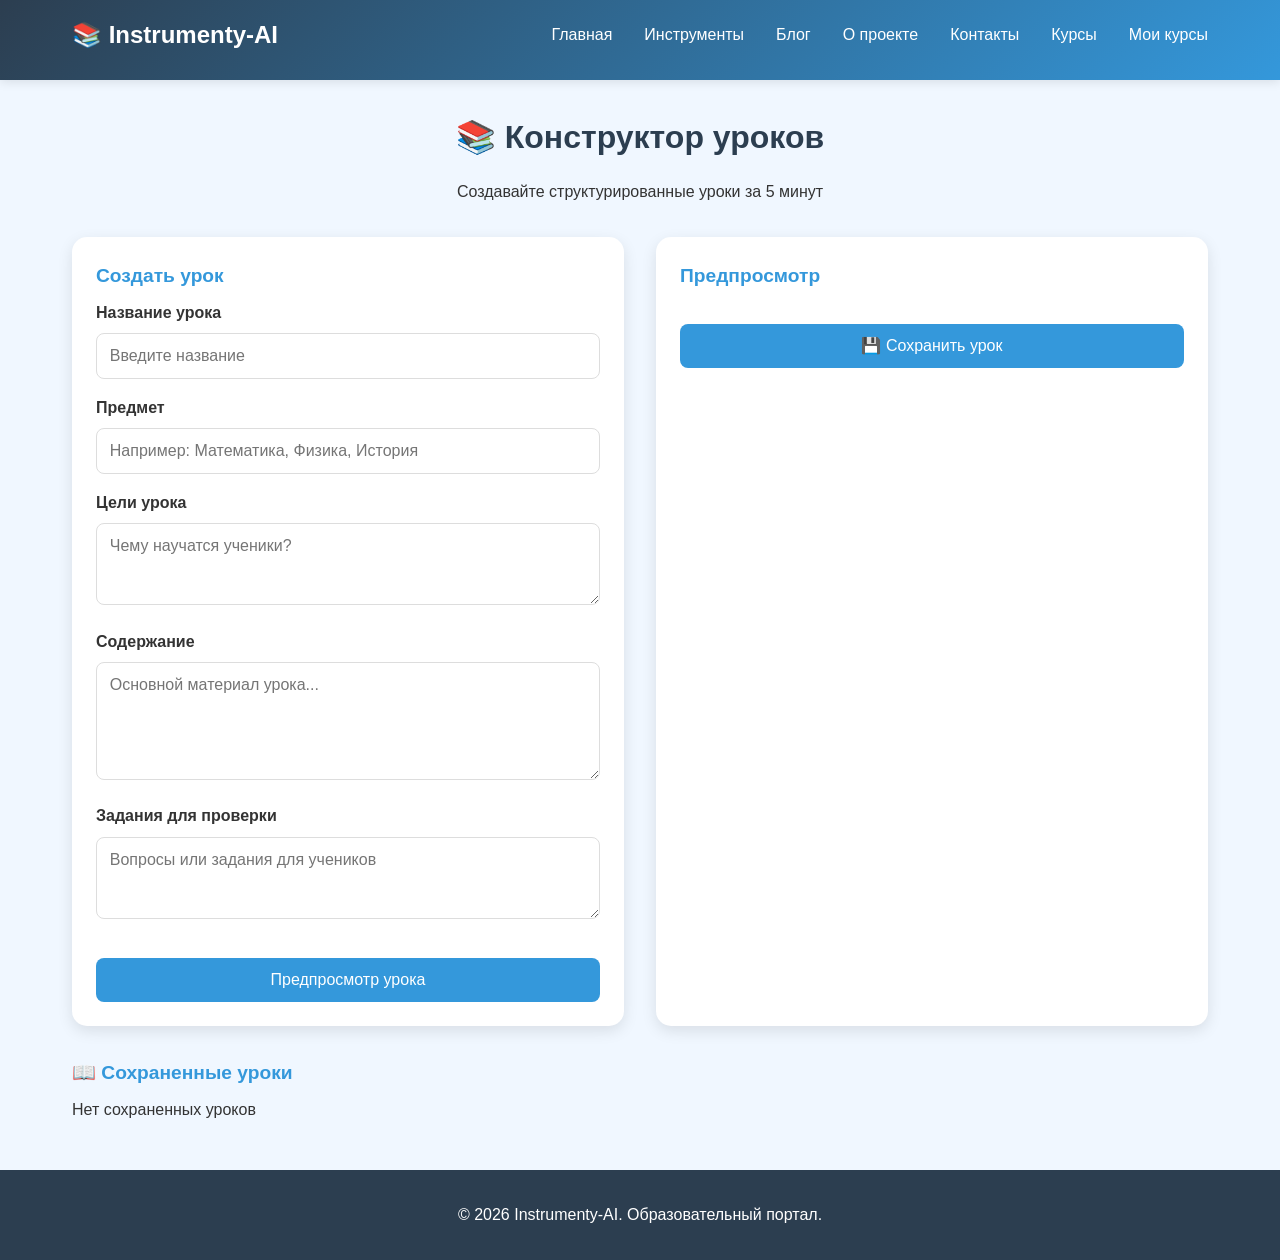
<file: lesson-builder.html>
<!DOCTYPE html>
<html lang="ru">
<head>
    <meta charset="UTF-8">
    <meta name="viewport" content="width=device-width, initial-scale=1.0">
    <title>Конструктор уроков — Instrumenty-AI</title>
    <link rel="stylesheet" href="css/style.css">
    <link rel="icon" type="image/svg+xml" href="data:image/svg+xml,%3Csvg xmlns='http://www.w3.org/2000/svg' viewBox='0 0 100 100'%3E%3Crect width='100' height='100' fill='%233498db'/%3E%3Ctext x='50' y='70' font-size='60' text-anchor='middle' fill='white' font-weight='bold'%3E📚%3C/text%3E%3C/svg%3E">
    <style>
        .builder-container {
            display: grid;
            grid-template-columns: 1fr 1fr;
            gap: 2rem;
        }
        .builder-form {
            background: white;
            padding: 1.5rem;
            border-radius: 15px;
            box-shadow: 0 5px 15px rgba(0,0,0,0.1);
        }
        .builder-preview {
            background: white;
            padding: 1.5rem;
            border-radius: 15px;
            box-shadow: 0 5px 15px rgba(0,0,0,0.1);
        }
        .form-group {
            margin-bottom: 1rem;
        }
        .form-group label {
            display: block;
            margin-bottom: 0.5rem;
            font-weight: bold;
        }
        .form-group input, .form-group textarea {
            width: 100%;
            padding: 0.8rem;
            border: 1px solid #ddd;
            border-radius: 8px;
        }
        .lesson-section {
            background: #f8f9fa;
            padding: 1rem;
            border-radius: 10px;
            margin-bottom: 1rem;
        }
        .section-title {
            font-weight: bold;
            margin-bottom: 0.5rem;
        }
        .preview-lesson {
            margin-top: 1rem;
        }
        .preview-lesson h3 {
            color: #2c3e50;
            margin-bottom: 1rem;
        }
        @media (max-width: 768px) {
            .builder-container {
                grid-template-columns: 1fr;
            }
        }
    </style>
</head>
<body>
    <header>
        <nav>
            <div class="logo">
                <a href="index.html">📚 Instrumenty-AI</a>
            </div>
            <ul class="nav-links">
                <li><a href="index.html">Главная</a></li>
                <li><a href="tools.html">Инструменты</a></li>
                <li><a href="blog.html">Блог</a></li>
                <li><a href="about.html">О проекте</a></li>
                <li><a href="contacts.html">Контакты</a></li>
                <li><a href="courses.html">Курсы</a></li>
                <li><a href="my-courses.html">Мои курсы</a></li>
            </ul>
        </nav>
    </header>

    <main>
        <h1>📚 Конструктор уроков</h1>
        <p style="text-align: center; margin-bottom: 2rem;">Создавайте структурированные уроки за 5 минут</p>
        
        <div class="builder-container">
            <div class="builder-form">
                <h3>Создать урок</h3>
                <div class="form-group">
                    <label>Название урока</label>
                    <input type="text" id="lessonTitle" placeholder="Введите название">
                </div>
                <div class="form-group">
                    <label>Предмет</label>
                    <input type="text" id="lessonSubject" placeholder="Например: Математика, Физика, История">
                </div>
                <div class="form-group">
                    <label>Цели урока</label>
                    <textarea id="lessonGoals" rows="3" placeholder="Чему научатся ученики?"></textarea>
                </div>
                <div class="form-group">
                    <label>Содержание</label>
                    <textarea id="lessonContent" rows="5" placeholder="Основной материал урока..."></textarea>
                </div>
                <div class="form-group">
                    <label>Задания для проверки</label>
                    <textarea id="lessonTasks" rows="3" placeholder="Вопросы или задания для учеников"></textarea>
                </div>
                <button class="btn" onclick="previewLesson()" style="width: 100%;">Предпросмотр урока</button>
            </div>
            
            <div class="builder-preview">
                <h3>Предпросмотр</h3>
                <div id="preview" class="preview-lesson"></div>
                <button class="btn" onclick="saveLesson()" style="width: 100%; margin-top: 1rem;">💾 Сохранить урок</button>
            </div>
        </div>
        
        <div style="margin-top: 2rem;">
            <h3>📖 Сохраненные уроки</h3>
            <div id="savedLessons"></div>
        </div>
    </main>

    <footer>
        <p>&copy; 2026 Instrumenty-AI. Образовательный портал.</p>
    </footer>

    <script>
        let savedLessons = JSON.parse(localStorage.getItem('lessons') || '[]');
        
        function previewLesson() {
            const title = document.getElementById('lessonTitle').value || 'Название урока';
            const subject = document.getElementById('lessonSubject').value || 'Предмет не указан';
            const goals = document.getElementById('lessonGoals').value || 'Цели не указаны';
            const content = document.getElementById('lessonContent').value || 'Содержание не указано';
            const tasks = document.getElementById('lessonTasks').value || 'Задания не указаны';
            
            const previewDiv = document.getElementById('preview');
            previewDiv.innerHTML = `
                <div class="lesson-section">
                    <div class="section-title">📖 ${escapeHtml(title)}</div>
                    <div>Предмет: ${escapeHtml(subject)}</div>
                </div>
                <div class="lesson-section">
                    <div class="section-title">🎯 Цели урока</div>
                    <div>${escapeHtml(goals).replace(/\n/g, '<br>')}</div>
                </div>
                <div class="lesson-section">
                    <div class="section-title">📚 Содержание</div>
                    <div>${escapeHtml(content).replace(/\n/g, '<br>')}</div>
                </div>
                <div class="lesson-section">
                    <div class="section-title">✏️ Задания</div>
                    <div>${escapeHtml(tasks).replace(/\n/g, '<br>')}</div>
                </div>
            `;
        }
        
        function saveLesson() {
            const title = document.getElementById('lessonTitle').value;
            if (!title) {
                alert('Введите название урока');
                return;
            }
            
            const lesson = {
                id: Date.now(),
                title: title,
                subject: document.getElementById('lessonSubject').value,
                goals: document.getElementById('lessonGoals').value,
                content: document.getElementById('lessonContent').value,
                tasks: document.getElementById('lessonTasks').value,
                date: new Date().toLocaleDateString('ru-RU')
            };
            
            savedLessons.push(lesson);
            localStorage.setItem('lessons', JSON.stringify(savedLessons));
            renderSavedLessons();
            alert('Урок сохранен!');
            
            // Очистка формы
            document.getElementById('lessonTitle').value = '';
            document.getElementById('lessonSubject').value = '';
            document.getElementById('lessonGoals').value = '';
            document.getElementById('lessonContent').value = '';
            document.getElementById('lessonTasks').value = '';
            document.getElementById('preview').innerHTML = '';
        }
        
        function renderSavedLessons() {
            const container = document.getElementById('savedLessons');
            if (savedLessons.length === 0) {
                container.innerHTML = '<p>Нет сохраненных уроков</p>';
                return;
            }
            
            container.innerHTML = savedLessons.map(lesson => `
                <div class="lesson-section" style="margin-bottom: 1rem;">
                    <div class="section-title">📖 ${escapeHtml(lesson.title)}</div>
                    <div>Предмет: ${escapeHtml(lesson.subject)}</div>
                    <div>Создан: ${lesson.date}</div>
                    <button class="btn" onclick="viewLesson(${lesson.id})" style="margin-top: 0.5rem;">Просмотреть</button>
                    <button class="delete-btn" onclick="deleteLesson(${lesson.id})">Удалить</button>
                </div>
            `).join('');
        }
        
        function viewLesson(id) {
            const lesson = savedLessons.find(l => l.id === id);
            if (lesson) {
                document.getElementById('lessonTitle').value = lesson.title;
                document.getElementById('lessonSubject').value = lesson.subject;
                document.getElementById('lessonGoals').value = lesson.goals;
                document.getElementById('lessonContent').value = lesson.content;
                document.getElementById('lessonTasks').value = lesson.tasks;
                previewLesson();
            }
        }
        
        function deleteLesson(id) {
            if (confirm('Удалить урок?')) {
                savedLessons = savedLessons.filter(l => l.id !== id);
                localStorage.setItem('lessons', JSON.stringify(savedLessons));
                renderSavedLessons();
            }
        }
        
        function escapeHtml(text) {
            const div = document.createElement('div');
            div.textContent = text;
            return div.innerHTML;
        }
        
        renderSavedLessons();
    </script>
</body>
</html>
</file>
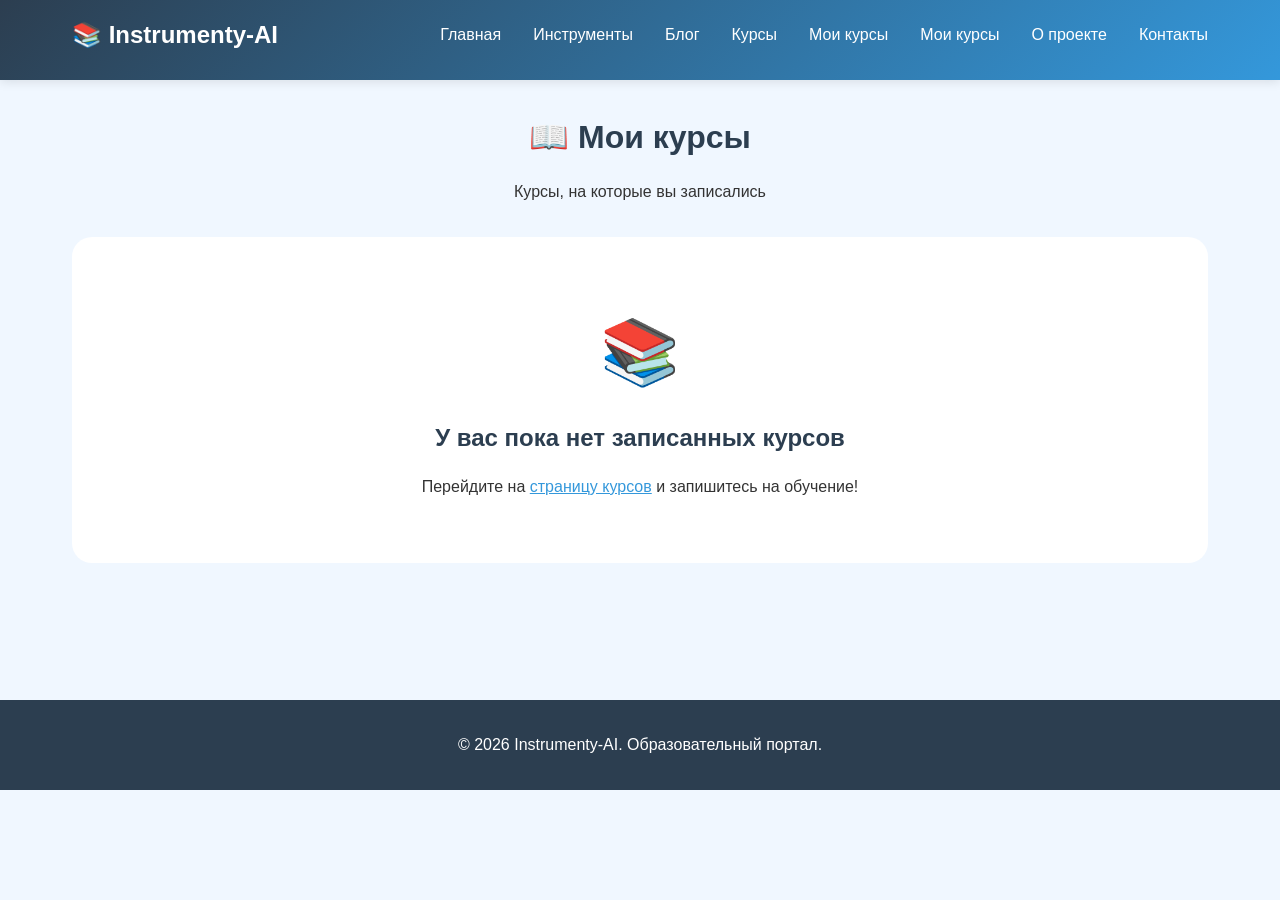
<file: my-courses.html>
<!DOCTYPE html>
<html lang="ru">
<head>
    <meta charset="UTF-8">
    <meta name="viewport" content="width=device-width, initial-scale=1.0">
    <title>Мои курсы — Instrumenty-AI</title>
    <link rel="stylesheet" href="css/style.css">
    <link rel="icon" type="image/svg+xml" href="data:image/svg+xml,%3Csvg xmlns='http://www.w3.org/2000/svg' viewBox='0 0 100 100'%3E%3Crect width='100' height='100' fill='%233498db'/%3E%3Ctext x='50' y='70' font-size='60' text-anchor='middle' fill='white' font-weight='bold'%3E📚%3C/text%3E%3C/svg%3E">
    <style>
        .courses-grid {
            display: grid;
            grid-template-columns: repeat(auto-fit, minmax(320px, 1fr));
            gap: 2rem;
            margin: 2rem 0;
        }
        .course-card {
            background: white;
            border-radius: 15px;
            overflow: hidden;
            box-shadow: 0 5px 15px rgba(0,0,0,0.1);
            transition: transform 0.3s;
        }
        .course-card:hover {
            transform: translateY(-5px);
        }
        .course-image {
            background: linear-gradient(135deg, #3498db, #2c3e50);
            height: 120px;
            display: flex;
            align-items: center;
            justify-content: center;
            font-size: 3rem;
        }
        .course-content {
            padding: 1.5rem;
        }
        .course-category {
            display: inline-block;
            background: #e8f4fd;
            color: #3498db;
            padding: 0.3rem 0.8rem;
            border-radius: 15px;
            font-size: 0.8rem;
            margin-bottom: 0.8rem;
        }
        .course-title {
            font-size: 1.3rem;
            margin-bottom: 0.5rem;
            color: #2c3e50;
        }
        .course-description {
            color: #666;
            margin-bottom: 1rem;
            line-height: 1.5;
        }
        .course-meta {
            display: flex;
            justify-content: space-between;
            align-items: center;
            margin-top: 1rem;
            padding-top: 1rem;
            border-top: 1px solid #eee;
        }
        .course-duration {
            color: #999;
            font-size: 0.9rem;
        }
        .empty-state {
            text-align: center;
            padding: 4rem;
            background: white;
            border-radius: 20px;
        }
        .empty-state h3 {
            font-size: 1.5rem;
            color: #2c3e50;
            margin-bottom: 1rem;
        }
    </style>
</head>
<body>
    <header>
        <nav>
            <div class="logo">
                <a href="index.html">📚 Instrumenty-AI</a>
            </div>
            <ul class="nav-links">
                <li><a href="index.html">Главная</a></li>
                <li><a href="tools.html">Инструменты</a></li>
                <li><a href="blog.html">Блог</a></li>
                <li><a href="courses.html">Курсы</a></li>
                <li><a href="my-courses.html">Мои курсы</a></li>
                <li><a href="my-courses.html">Мои курсы</a></li>
                <li><a href="about.html">О проекте</a></li>
                <li><a href="contacts.html">Контакты</a></li>
            </ul>
        </nav>
    </header>

    <main>
        <h1>📖 Мои курсы</h1>
        <p style="text-align: center; margin-bottom: 2rem;">Курсы, на которые вы записались</p>
        
        <div id="coursesContainer"></div>
    </main>

    <footer>
        <p>&copy; 2026 Instrumenty-AI. Образовательный портал.</p>
    </footer>

    <script>
        // Список всех курсов (такой же как в courses.html)
        const allCourses = [
            { id: 1, title: "Введение в искусственный интеллект", description: "Узнайте основы ИИ, машинного обучения и нейросетей.", category: "Искусственный интеллект", icon: "🤖", duration: "4 часа" },
            { id: 2, title: "Как эффективно учиться", description: "Методики запоминания, техники концентрации.", category: "Саморазвитие", icon: "📚", duration: "2 часа" },
            { id: 3, title: "Python для начинающих", description: "Изучите основы программирования на Python.", category: "Программирование", icon: "🐍", duration: "8 часов" },
            { id: 4, title: "Нейросети в образовании", description: "Как использовать ChatGPT и другие ИИ-инструменты.", category: "Искусственный интеллект", icon: "🧠", duration: "3 часа" },
            { id: 5, title: "Создание тестов и опросов", description: "Практическое руководство по созданию эффективных тестов.", category: "Педагогика", icon: "📝", duration: "2.5 часа" },
            { id: 6, title: "Публичные выступления", description: "Как уверенно выступать перед аудиторией.", category: "Саморазвитие", icon: "🎤", duration: "3 часа" }
        ];

        function getEnrolledCourses() {
            return JSON.parse(localStorage.getItem('enrolledCourses') || '[]');
        }

        function renderCourses() {
    const enrolledIds = getEnrolledCourses();
    const enrolledCourses = allCourses.filter(course => enrolledIds.includes(course.id));
    const container = document.getElementById('coursesContainer');
    
    if (enrolledCourses.length === 0) {
        container.innerHTML = `
            <div class="empty-state">
                <div style="font-size: 4rem; margin-bottom: 1rem;">📚</div>
                <h3>У вас пока нет записанных курсов</h3>
                <p>Перейдите на <a href="courses.html" style="color: #3498db;">страницу курсов</a> и запишитесь на обучение!</p>
            </div>
        `;
        return;
    }
    
    container.innerHTML = `
        <div class="courses-grid">
            ${enrolledCourses.map(course => `
                <div class="course-card">
                    <div class="course-image">${course.icon}</div>
                    <div class="course-content">
                        <span class="course-category">${course.category}</span>
                        <h3 class="course-title">${course.title}</h3>
                        <p class="course-description">${course.description}</p>
                        <div class="course-meta">
                            <span class="course-duration">⏱ ${course.duration}</span>
                            <div>
                                <a href="course-view.html?id=${course.id}" class="btn" style="background: #27ae60; margin-right: 0.5rem;">🎬 Продолжить</a>
                                <button onclick="unenroll(${course.id})" style="background: #e74c3c; color: white; border: none; padding: 0.5rem 1rem; border-radius: 8px; cursor: pointer;">Отписаться</button>
                            </div>
                        </div>
                    </div>
                </div>
            `).join('')}
        </div>
    `;
}
        
        function unenroll(courseId) {
            if (confirm('Отписаться от этого курса?')) {
                let enrolled = getEnrolledCourses();
                enrolled = enrolled.filter(id => id !== courseId);
                localStorage.setItem('enrolledCourses', JSON.stringify(enrolled));
                renderCourses();
            }
        }
        
        renderCourses();
    </script>
</body>
</html>
</file>
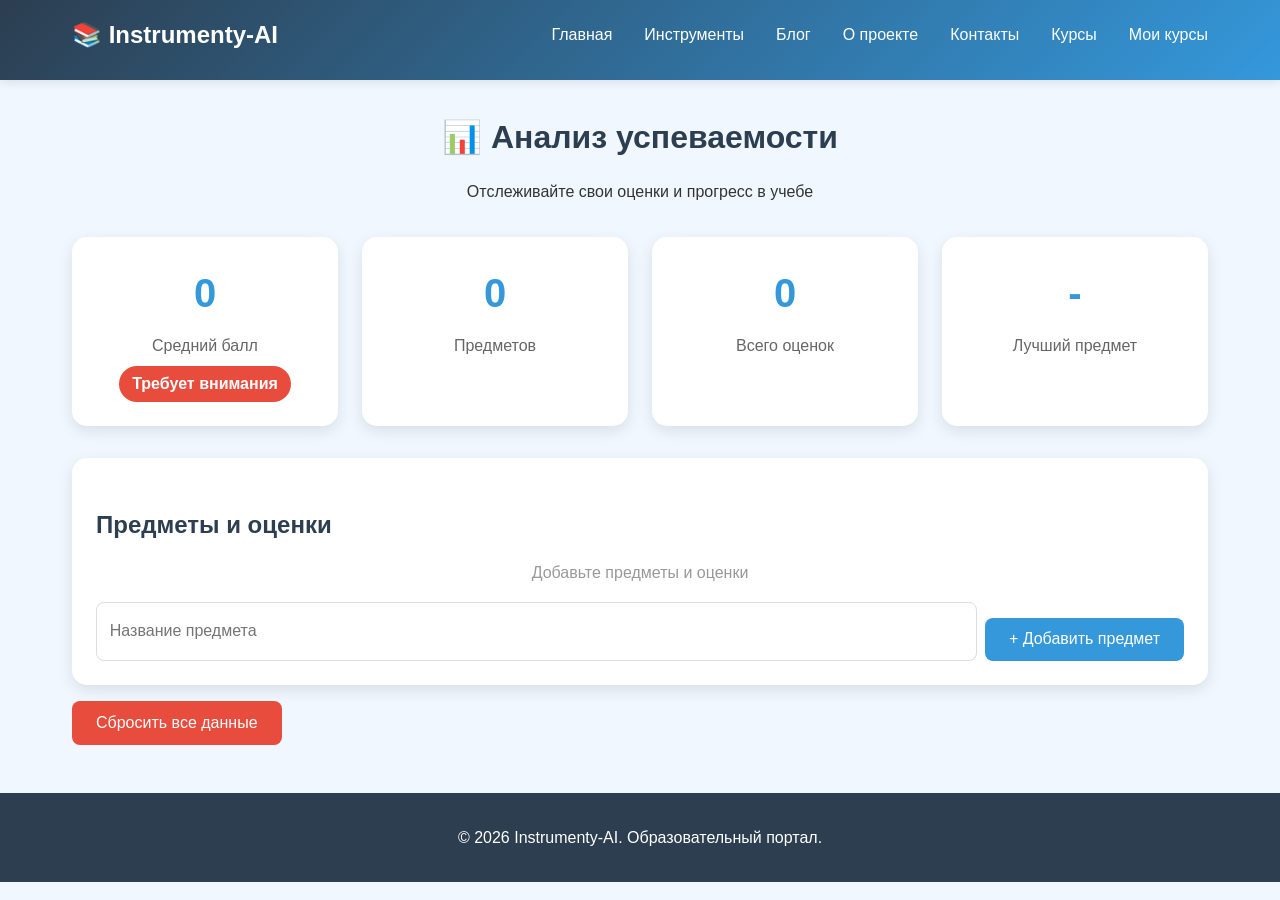
<file: progress-tracker.html>
<!DOCTYPE html>
<html lang="ru">
<head>
    <meta charset="UTF-8">
    <meta name="viewport" content="width=device-width, initial-scale=1.0">
    <title>Анализ успеваемости — Instrumenty-AI</title>
    <link rel="stylesheet" href="css/style.css">
    <link rel="icon" type="image/svg+xml" href="data:image/svg+xml,%3Csvg xmlns='http://www.w3.org/2000/svg' viewBox='0 0 100 100'%3E%3Crect width='100' height='100' fill='%233498db'/%3E%3Ctext x='50' y='70' font-size='60' text-anchor='middle' fill='white' font-weight='bold'%3E📚%3C/text%3E%3C/svg%3E">
    <style>
        .stats-grid {
            display: grid;
            grid-template-columns: repeat(auto-fit, minmax(200px, 1fr));
            gap: 1.5rem;
            margin-bottom: 2rem;
        }
        .stat-card {
            background: white;
            padding: 1.5rem;
            border-radius: 15px;
            text-align: center;
            box-shadow: 0 5px 15px rgba(0,0,0,0.1);
        }
        .stat-value {
            font-size: 2.5rem;
            font-weight: bold;
            color: #3498db;
        }
        .stat-label {
            color: #666;
            margin-top: 0.5rem;
        }
        .subjects-list {
            background: white;
            border-radius: 15px;
            padding: 1.5rem;
            box-shadow: 0 5px 15px rgba(0,0,0,0.1);
        }
        .subject-item {
            display: flex;
            justify-content: space-between;
            align-items: center;
            padding: 1rem;
            border-bottom: 1px solid #eee;
        }
        .subject-name {
            font-weight: bold;
            width: 120px;
        }
        .grade-input {
            width: 60px;
            padding: 0.5rem;
            border: 1px solid #ddd;
            border-radius: 5px;
            text-align: center;
        }
        .grade-badge {
            padding: 0.3rem 0.8rem;
            border-radius: 20px;
            font-weight: bold;
        }
        .grade-excellent { background: #27ae60; color: white; }
        .grade-good { background: #3498db; color: white; }
        .grade-average { background: #f39c12; color: white; }
        .grade-poor { background: #e74c3c; color: white; }
        .add-subject {
            margin-top: 1rem;
            display: flex;
            gap: 0.5rem;
        }
        .add-subject input {
            flex: 1;
            padding: 0.8rem;
            border: 1px solid #ddd;
            border-radius: 8px;
        }
        .progress-bar {
            width: 200px;
            height: 10px;
            background: #ecf0f1;
            border-radius: 5px;
            overflow: hidden;
        }
        .progress-fill {
            height: 100%;
            background: #3498db;
            transition: width 0.3s;
        }
        @media (max-width: 768px) {
            .subject-item {
                flex-wrap: wrap;
                gap: 0.5rem;
            }
            .progress-bar {
                width: 100%;
            }
        }
    </style>
</head>
<body>
    <header>
        <nav>
            <div class="logo">
                <a href="index.html">📚 Instrumenty-AI</a>
            </div>
            <ul class="nav-links">
                <li><a href="index.html">Главная</a></li>
                <li><a href="tools.html">Инструменты</a></li>
                <li><a href="blog.html">Блог</a></li>
                <li><a href="about.html">О проекте</a></li>
                <li><a href="contacts.html">Контакты</a></li>
                <li><a href="courses.html">Курсы</a></li>
                <li><a href="my-courses.html">Мои курсы</a></li>
            </ul>
        </nav>
    </header>

    <main>
        <h1>📊 Анализ успеваемости</h1>
        <p style="text-align: center; margin-bottom: 2rem;">Отслеживайте свои оценки и прогресс в учебе</p>
        
        <div class="stats-grid" id="statsGrid"></div>
        
        <div class="subjects-list">
            <h2>Предметы и оценки</h2>
            <div id="subjectsContainer"></div>
            <div class="add-subject">
                <input type="text" id="newSubject" placeholder="Название предмета">
                <button class="btn" onclick="addSubject()">+ Добавить предмет</button>
            </div>
        </div>
        
        <button class="btn" onclick="resetData()" style="margin-top: 1rem; background: #e74c3c;">Сбросить все данные</button>
    </main>

    <footer>
        <p>&copy; 2026 Instrumenty-AI. Образовательный портал.</p>
    </footer>

    <script>
        // Загрузка данных
        let subjects = JSON.parse(localStorage.getItem('progressSubjects') || '[]');
        
        function getGradeInfo(grade) {
            if (grade >= 4.5) return { text: 'Отлично', class: 'grade-excellent', color: '#27ae60' };
            if (grade >= 3.5) return { text: 'Хорошо', class: 'grade-good', color: '#3498db' };
            if (grade >= 2.5) return { text: 'Удовлетворительно', class: 'grade-average', color: '#f39c12' };
            return { text: 'Требует внимания', class: 'grade-poor', color: '#e74c3c' };
        }
        
        function calculateAverage() {
            if (subjects.length === 0) return 0;
            let sum = 0;
            subjects.forEach(s => {
                let avg = s.grades.length ? s.grades.reduce((a,b) => a + b, 0) / s.grades.length : 0;
                sum += avg;
            });
            return (sum / subjects.length).toFixed(1);
        }
        
        function getTotalGrades() {
            let total = 0;
            subjects.forEach(s => total += s.grades.length);
            return total;
        }
        
        function getBestSubject() {
            if (subjects.length === 0) return '-';
            let best = subjects[0];
            subjects.forEach(s => {
                let bestAvg = best.grades.length ? best.grades.reduce((a,b) => a + b, 0) / best.grades.length : 0;
                let sAvg = s.grades.length ? s.grades.reduce((a,b) => a + b, 0) / s.grades.length : 0;
                if (sAvg > bestAvg) best = s;
            });
            return best.name;
        }
        
        function renderStats() {
            const avg = calculateAverage();
            const gradeInfo = getGradeInfo(avg);
            const statsHtml = `
                <div class="stat-card">
                    <div class="stat-value">${avg}</div>
                    <div class="stat-label">Средний балл</div>
                    <div class="grade-badge ${gradeInfo.class}" style="display: inline-block; margin-top: 0.5rem;">${gradeInfo.text}</div>
                </div>
                <div class="stat-card">
                    <div class="stat-value">${subjects.length}</div>
                    <div class="stat-label">Предметов</div>
                </div>
                <div class="stat-card">
                    <div class="stat-value">${getTotalGrades()}</div>
                    <div class="stat-label">Всего оценок</div>
                </div>
                <div class="stat-card">
                    <div class="stat-value">${getBestSubject()}</div>
                    <div class="stat-label">Лучший предмет</div>
                </div>
            `;
            document.getElementById('statsGrid').innerHTML = statsHtml;
        }
        
        function renderSubjects() {
            const container = document.getElementById('subjectsContainer');
            if (subjects.length === 0) {
                container.innerHTML = '<p style="text-align: center; color: #999;">Добавьте предметы и оценки</p>';
                return;
            }
            
            container.innerHTML = subjects.map((subject, idx) => {
                const avg = subject.grades.length ? (subject.grades.reduce((a,b) => a + b, 0) / subject.grades.length).toFixed(1) : '—';
                const gradeInfo = getGradeInfo(parseFloat(avg) || 0);
                const progress = subject.grades.length ? (parseFloat(avg) / 5 * 100) : 0;
                
                return `
                    <div class="subject-item">
                        <div class="subject-name">${escapeHtml(subject.name)}</div>
                        <div style="flex: 1;">
                            <div style="display: flex; gap: 0.5rem; flex-wrap: wrap;">
                                ${subject.grades.map((grade, gIdx) => `
                                    <span class="grade-badge ${getGradeInfo(grade).class}" style="cursor: pointer;" onclick="removeGrade(${idx}, ${gIdx})">${grade}</span>
                                `).join('')}
                                <input type="number" id="grade-${idx}" step="0.5" min="2" max="5" placeholder="+ оценка" style="width: 80px; padding: 0.3rem; border: 1px solid #ddd; border-radius: 5px;">
                                <button class="btn" onclick="addGrade(${idx})" style="padding: 0.3rem 0.8rem; margin: 0;">Добавить</button>
                            </div>
                        </div>
                        <div style="min-width: 80px; text-align: center;">
                            <strong>Ср. ${avg}</strong>
                        </div>
                        <div class="progress-bar">
                            <div class="progress-fill" style="width: ${progress}%; background: ${gradeInfo.color};"></div>
                        </div>
                        <button class="delete-btn" onclick="deleteSubject(${idx})" style="background: #e74c3c; color: white; border: none; padding: 0.3rem 0.8rem; border-radius: 5px; cursor: pointer;">🗑</button>
                    </div>
                `;
            }).join('');
        }
        
        function addSubject() {
            const input = document.getElementById('newSubject');
            const name = input.value.trim();
            if (!name) {
                alert('Введите название предмета');
                return;
            }
            subjects.push({ name: name, grades: [] });
            localStorage.setItem('progressSubjects', JSON.stringify(subjects));
            input.value = '';
            renderStats();
            renderSubjects();
        }
        
        function deleteSubject(idx) {
            if (confirm('Удалить предмет?')) {
                subjects.splice(idx, 1);
                localStorage.setItem('progressSubjects', JSON.stringify(subjects));
                renderStats();
                renderSubjects();
            }
        }
        
        function addGrade(idx) {
            const input = document.getElementById(`grade-${idx}`);
            let grade = parseFloat(input.value);
            if (isNaN(grade) || grade < 2 || grade > 5) {
                alert('Введите оценку от 2 до 5 (можно с шагом 0.5)');
                return;
            }
            subjects[idx].grades.push(grade);
            subjects[idx].grades.sort((a,b) => b - a);
            localStorage.setItem('progressSubjects', JSON.stringify(subjects));
            input.value = '';
            renderStats();
            renderSubjects();
        }
        
        function removeGrade(sIdx, gIdx) {
            subjects[sIdx].grades.splice(gIdx, 1);
            localStorage.setItem('progressSubjects', JSON.stringify(subjects));
            renderStats();
            renderSubjects();
        }
        
        function resetData() {
            if (confirm('Удалить все данные об успеваемости?')) {
                subjects = [];
                localStorage.setItem('progressSubjects', JSON.stringify(subjects));
                renderStats();
                renderSubjects();
            }
        }
        
        function escapeHtml(text) {
            const div = document.createElement('div');
            div.textContent = text;
            return div.innerHTML;
        }
        
        // Инициализация
        renderStats();
        renderSubjects();
    </script>
</body>
</html>
</file>
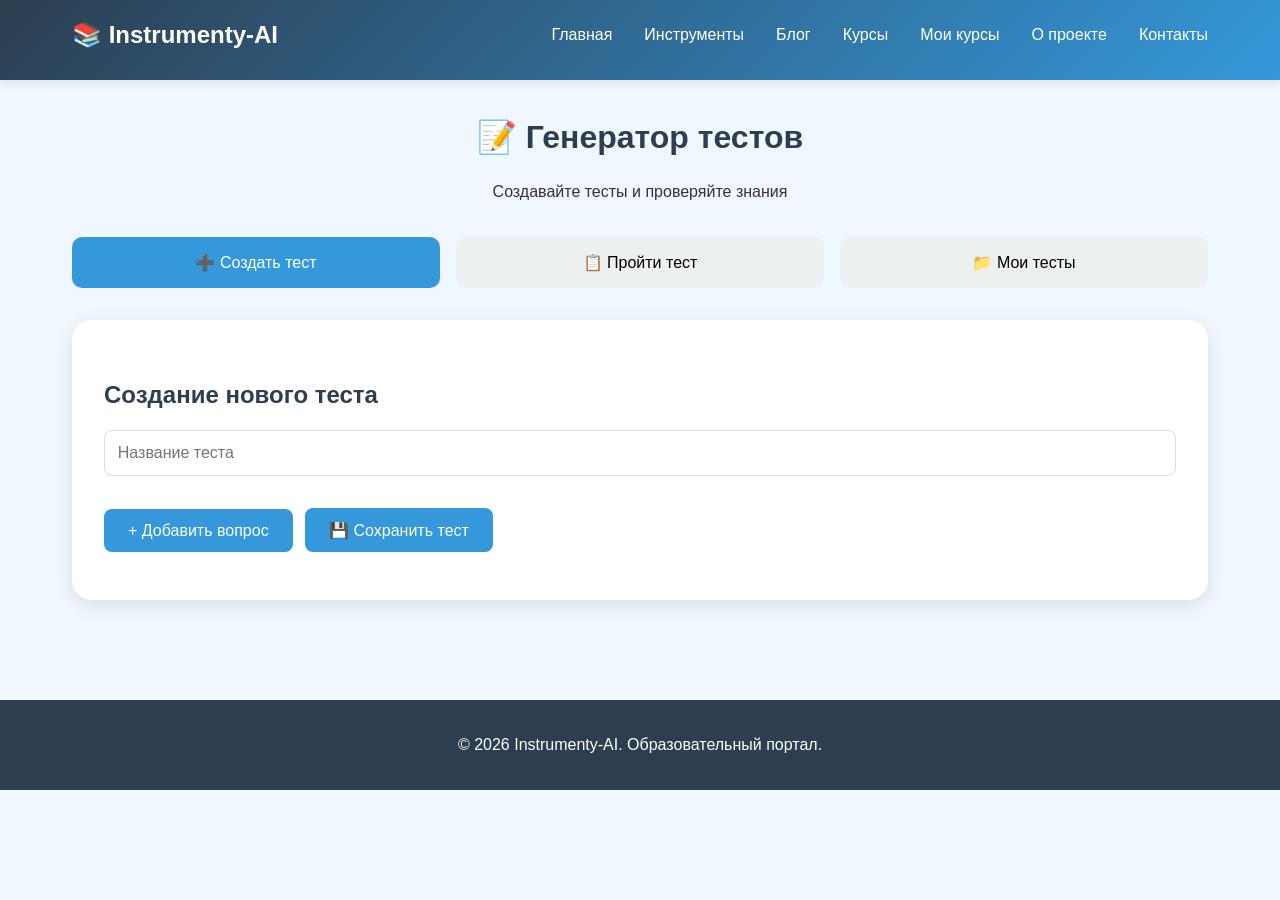
<file: test-generator.html>
<!DOCTYPE html>
<html lang="ru">
<head>
    <meta charset="UTF-8">
    <meta name="viewport" content="width=device-width, initial-scale=1.0">
    <title>Генератор тестов — Instrumenty-AI</title>
    <link rel="stylesheet" href="css/style.css">
    <link rel="icon" type="image/svg+xml" href="data:image/svg+xml,%3Csvg xmlns='http://www.w3.org/2000/svg' viewBox='0 0 100 100'%3E%3Crect width='100' height='100' fill='%233498db'/%3E%3Ctext x='50' y='70' font-size='60' text-anchor='middle' fill='white' font-weight='bold'%3E📚%3C/text%3E%3C/svg%3E">
    <style>
        .test-container {
            background: white;
            border-radius: 20px;
            padding: 2rem;
            box-shadow: 0 5px 20px rgba(0,0,0,0.1);
            margin-bottom: 2rem;
        }
        .mode-selector {
            display: flex;
            gap: 1rem;
            margin-bottom: 2rem;
        }
        .mode-btn {
            flex: 1;
            padding: 1rem;
            background: #ecf0f1;
            border: none;
            border-radius: 10px;
            cursor: pointer;
            font-size: 1rem;
            transition: all 0.3s;
        }
        .mode-btn.active {
            background: #3498db;
            color: white;
        }
        .question-form {
            background: #f8f9fa;
            padding: 1.5rem;
            border-radius: 15px;
            margin-bottom: 1rem;
        }
        .question-input {
            width: 100%;
            padding: 0.8rem;
            margin-bottom: 1rem;
            border: 1px solid #ddd;
            border-radius: 8px;
            font-size: 1rem;
            box-sizing: border-box;
        }
        .answer-input {
            display: flex;
            gap: 0.5rem;
            margin-bottom: 0.5rem;
            align-items: center;
            flex-wrap: wrap;
        }
        .answer-input input {
            flex: 1;
            padding: 0.5rem;
            border: 1px solid #ddd;
            border-radius: 5px;
        }
        .correct-badge {
            background: #27ae60;
            color: white;
            padding: 0.3rem 0.8rem;
            border-radius: 5px;
            font-size: 0.8rem;
        }
        .question-preview {
            background: white;
            padding: 1.5rem;
            border-radius: 10px;
            margin-bottom: 1rem;
            border: 1px solid #e0e0e0;
        }
        .question-text {
            font-weight: bold;
            margin-bottom: 1rem;
        }
        .answer-option {
            padding: 0.5rem;
            margin: 0.3rem 0;
            background: #f8f9fa;
            border-radius: 5px;
            cursor: pointer;
            transition: background 0.3s;
        }
        .answer-option:hover {
            background: #e8e8e8;
        }
        .answer-option.selected {
            background: #3498db;
            color: white;
        }
        .result {
            text-align: center;
            padding: 2rem;
            background: #f0f7ff;
            border-radius: 15px;
            margin-top: 2rem;
        }
        .score {
            font-size: 3rem;
            font-weight: bold;
            color: #3498db;
        }
        .delete-btn {
            background: #e74c3c;
            color: white;
            border: none;
            padding: 0.3rem 0.8rem;
            border-radius: 5px;
            cursor: pointer;
            margin-left: 1rem;
        }
        .delete-btn:hover {
            background: #c0392b;
        }
        .save-btn, .create-btn {
            background: #3498db;
            color: white;
            border: none;
            padding: 0.8rem 1.5rem;
            border-radius: 8px;
            cursor: pointer;
            font-size: 1rem;
            margin-top: 1rem;
            margin-right: 0.5rem;
        }
        .save-btn:hover, .create-btn:hover {
            background: #2980b9;
        }
        .test-list {
            margin-top: 1rem;
        }
        .test-item {
            background: #f8f9fa;
            padding: 1rem;
            margin-bottom: 0.5rem;
            border-radius: 10px;
            display: flex;
            justify-content: space-between;
            align-items: center;
        }
    </style>
</head>
<body>
    <header>
        <nav>
            <div class="logo">
                <a href="index.html">📚 Instrumenty-AI</a>
            </div>
            <ul class="nav-links">
                <li><a href="index.html">Главная</a></li>
                <li><a href="tools.html">Инструменты</a></li>
                <li><a href="blog.html">Блог</a></li>
                <li><a href="courses.html">Курсы</a></li>
                <li><a href="my-courses.html">Мои курсы</a></li>
                <li><a href="about.html">О проекте</a></li>
                <li><a href="contacts.html">Контакты</a></li>
            </ul>
        </nav>
    </header>

    <main>
        <h1>📝 Генератор тестов</h1>
        <p style="text-align: center; margin-bottom: 2rem;">Создавайте тесты и проверяйте знания</p>
        
        <div class="mode-selector">
            <button class="mode-btn active" onclick="setMode('create')">➕ Создать тест</button>
            <button class="mode-btn" onclick="setMode('take')">📋 Пройти тест</button>
            <button class="mode-btn" onclick="setMode('manage')">📁 Мои тесты</button>
        </div>
        
        <!-- Режим создания теста -->
        <div id="createMode" class="test-container">
            <h2>Создание нового теста</h2>
            <input type="text" id="testTitle" class="question-input" placeholder="Название теста">
            <div id="questionsContainer"></div>
            <button class="create-btn" onclick="addQuestion()">+ Добавить вопрос</button>
            <button class="save-btn" onclick="saveTest()">💾 Сохранить тест</button>
        </div>
        
        <!-- Режим прохождения теста -->
        <div id="takeMode" class="test-container" style="display: none;">
            <h2>Выберите тест</h2>
            <select id="testSelect" class="question-input" onchange="loadTestToTake()">
                <option value="">-- Выберите тест --</option>
            </select>
            <div id="takeQuestions"></div>
            <button class="save-btn" onclick="submitTest()" style="display: none;" id="submitBtn">📊 Проверить результаты</button>
            <div id="testResult" class="result" style="display: none;"></div>
        </div>
        
        <!-- Режим управления тестами -->
        <div id="manageMode" class="test-container" style="display: none;">
            <h2>Мои тесты</h2>
            <div id="testsList"></div>
        </div>
    </main>

    <footer>
        <p>&copy; 2026 Instrumenty-AI. Образовательный портал.</p>
    </footer>

    <script>
        let questions = [];
        let currentMode = 'create';
        let currentAnswers = [];
        let currentTestId = null;
        let tests = JSON.parse(localStorage.getItem('generatorTests') || '[]');
        
        function setMode(mode) {
            currentMode = mode;
            document.querySelectorAll('.mode-btn').forEach(btn => btn.classList.remove('active'));
            if (mode === 'create') {
                document.querySelector('.mode-btn:first-child').classList.add('active');
                document.getElementById('createMode').style.display = 'block';
                document.getElementById('takeMode').style.display = 'none';
                document.getElementById('manageMode').style.display = 'none';
            } else if (mode === 'take') {
                document.querySelector('.mode-btn:nth-child(2)').classList.add('active');
                document.getElementById('createMode').style.display = 'none';
                document.getElementById('takeMode').style.display = 'block';
                document.getElementById('manageMode').style.display = 'none';
                loadTestList();
            } else {
                document.querySelector('.mode-btn:nth-child(3)').classList.add('active');
                document.getElementById('createMode').style.display = 'none';
                document.getElementById('takeMode').style.display = 'none';
                document.getElementById('manageMode').style.display = 'block';
                renderTestsList();
            }
        }
        
        function addQuestion() {
            questions.push({
                text: '',
                answers: ['', ''],
                correct: 0
            });
            renderQuestions();
        }
        
        function renderQuestions() {
            const container = document.getElementById('questionsContainer');
            container.innerHTML = '';
            questions.forEach((q, idx) => {
                const div = document.createElement('div');
                div.className = 'question-form';
                div.innerHTML = `
                    <h3>Вопрос ${idx + 1}</h3>
                    <input type="text" class="question-input" placeholder="Введите вопрос" value="${escapeHtml(q.text)}" onchange="updateQuestion(${idx}, 'text', this.value)">
                    <div id="answers-${idx}"></div>
                    <button class="create-btn" onclick="addAnswer(${idx})" style="margin-top: 0.5rem; padding: 0.5rem;">+ Добавить вариант ответа</button>
                    <button class="delete-btn" onclick="removeQuestion(${idx})">Удалить вопрос</button>
                `;
                container.appendChild(div);
                renderAnswers(idx);
            });
        }
        
        function renderAnswers(qIdx) {
            const answersContainer = document.getElementById(`answers-${qIdx}`);
            if (!answersContainer) return;
            answersContainer.innerHTML = '';
            questions[qIdx].answers.forEach((ans, ansIdx) => {
                const answerDiv = document.createElement('div');
                answerDiv.className = 'answer-input';
                answerDiv.innerHTML = `
                    <input type="text" placeholder="Вариант ответа ${ansIdx + 1}" value="${escapeHtml(ans)}" onchange="updateAnswer(${qIdx}, ${ansIdx}, this.value)">
                    <input type="radio" name="correct-${qIdx}" value="${ansIdx}" ${questions[qIdx].correct === ansIdx ? 'checked' : ''} onchange="setCorrect(${qIdx}, ${ansIdx})">
                    <label>Правильный</label>
                    <button class="delete-btn" onclick="removeAnswer(${qIdx}, ${ansIdx})">✖</button>
                `;
                answersContainer.appendChild(answerDiv);
            });
        }
        
        function updateQuestion(qIdx, field, value) {
            questions[qIdx][field] = value;
        }
        
        function updateAnswer(qIdx, aIdx, value) {
            questions[qIdx].answers[aIdx] = value;
        }
        
        function setCorrect(qIdx, aIdx) {
            questions[qIdx].correct = aIdx;
            renderAnswers(qIdx);
        }
        
        function addAnswer(qIdx) {
            questions[qIdx].answers.push('');
            renderAnswers(qIdx);
        }
        
        function removeAnswer(qIdx, aIdx) {
            questions[qIdx].answers.splice(aIdx, 1);
            if (questions[qIdx].correct >= questions[qIdx].answers.length) {
                questions[qIdx].correct = 0;
            }
            renderAnswers(qIdx);
        }
        
        function removeQuestion(qIdx) {
            questions.splice(qIdx, 1);
            renderQuestions();
        }
        
        function saveTest() {
            const title = document.getElementById('testTitle').value.trim();
            if (!title) {
                alert('Введите название теста');
                return;
            }
            if (questions.length === 0) {
                alert('Добавьте хотя бы один вопрос');
                return;
            }
            for (let i = 0; i < questions.length; i++) {
                if (!questions[i].text.trim()) {
                    alert(`Введите текст вопроса ${i + 1}`);
                    return;
                }
                for (let j = 0; j < questions[i].answers.length; j++) {
                    if (!questions[i].answers[j].trim()) {
                        alert(`Вопрос ${i + 1}: заполните вариант ответа ${j + 1}`);
                        return;
                    }
                }
            }
            
            const newTest = {
                id: Date.now(),
                title: title,
                questions: JSON.parse(JSON.stringify(questions))
            };
            tests.push(newTest);
            localStorage.setItem('generatorTests', JSON.stringify(tests));
            alert('Тест сохранен!');
            
            questions = [];
            document.getElementById('testTitle').value = '';
            renderQuestions();
        }
        
        function loadTestList() {
            const select = document.getElementById('testSelect');
            select.innerHTML = '<option value="">-- Выберите тест --</option>';
            tests.forEach(test => {
                select.innerHTML += `<option value="${test.id}">${escapeHtml(test.title)}</option>`;
            });
        }
        
        function loadTestToTake() {
            const testId = document.getElementById('testSelect').value;
            if (!testId) return;
            currentTestId = parseInt(testId);
            const test = tests.find(t => t.id === currentTestId);
            if (!test) return;
            
            const container = document.getElementById('takeQuestions');
            container.innerHTML = `<h3>${escapeHtml(test.title)}</h3>`;
            currentAnswers = [];
            
            test.questions.forEach((q, idx) => {
                currentAnswers.push(null);
                const div = document.createElement('div');
                div.className = 'question-preview';
                div.innerHTML = `
                    <div class="question-text">${idx + 1}. ${escapeHtml(q.text)}</div>
                    <div id="take-q-${idx}"></div>
                `;
                container.appendChild(div);
                
                const answersDiv = document.getElementById(`take-q-${idx}`);
                q.answers.forEach((ans, ansIdx) => {
                    const answerDiv = document.createElement('div');
                    answerDiv.className = 'answer-option';
                    answerDiv.innerHTML = escapeHtml(ans);
                    answerDiv.onclick = () => selectTakeAnswer(idx, ansIdx);
                    answersDiv.appendChild(answerDiv);
                });
            });
            document.getElementById('submitBtn').style.display = 'block';
            document.getElementById('testResult').style.display = 'none';
        }
        
        function selectTakeAnswer(qIdx, aIdx) {
            currentAnswers[qIdx] = aIdx;
            const answersDiv = document.getElementById(`take-q-${qIdx}`);
            const options = answersDiv.children;
            for (let i = 0; i < options.length; i++) {
                options[i].classList.remove('selected');
            }
            options[aIdx].classList.add('selected');
        }
        
        function submitTest() {
            const test = tests.find(t => t.id === currentTestId);
            if (!test) return;
            let correct = 0;
            test.questions.forEach((q, idx) => {
                if (currentAnswers[idx] === q.correct) correct++;
            });
            const score = Math.round((correct / test.questions.length) * 100);
            const resultDiv = document.getElementById('testResult');
            resultDiv.style.display = 'block';
            resultDiv.innerHTML = `
                <div class="score">${score}%</div>
                <p>Правильных ответов: ${correct} из ${test.questions.length}</p>
                ${score >= 70 ? '<p>🎉 Отличный результат! Поздравляем!</p>' : '<p>📚 Попробуйте пройти тест еще раз!</p>'}
                <button class="btn" onclick="resetTest()">Пройти заново</button>
            `;
        }
        
        function resetTest() {
            loadTestToTake();
        }
        
        function renderTestsList() {
            const container = document.getElementById('testsList');
            if (tests.length === 0) {
                container.innerHTML = '<p>У вас пока нет сохраненных тестов</p>';
                return;
            }
            container.innerHTML = tests.map(test => `
                <div class="test-item">
                    <span><strong>${escapeHtml(test.title)}</strong> (${test.questions.length} вопросов)</span>
                    <div>
                        <button class="btn" onclick="deleteTest(${test.id})" style="background:#e74c3c; margin-right:0.5rem;">Удалить</button>
                    </div>
                </div>
            `).join('');
        }
        
        function deleteTest(id) {
            if (confirm('Удалить этот тест?')) {
                tests = tests.filter(t => t.id !== id);
                localStorage.setItem('generatorTests', JSON.stringify(tests));
                renderTestsList();
                loadTestList();
            }
        }
        
        function escapeHtml(text) {
            if (!text) return '';
            const div = document.createElement('div');
            div.textContent = text;
            return div.innerHTML;
        }
        
        // Инициализация
        renderQuestions();
    </script>
</body>
</html>
</file>
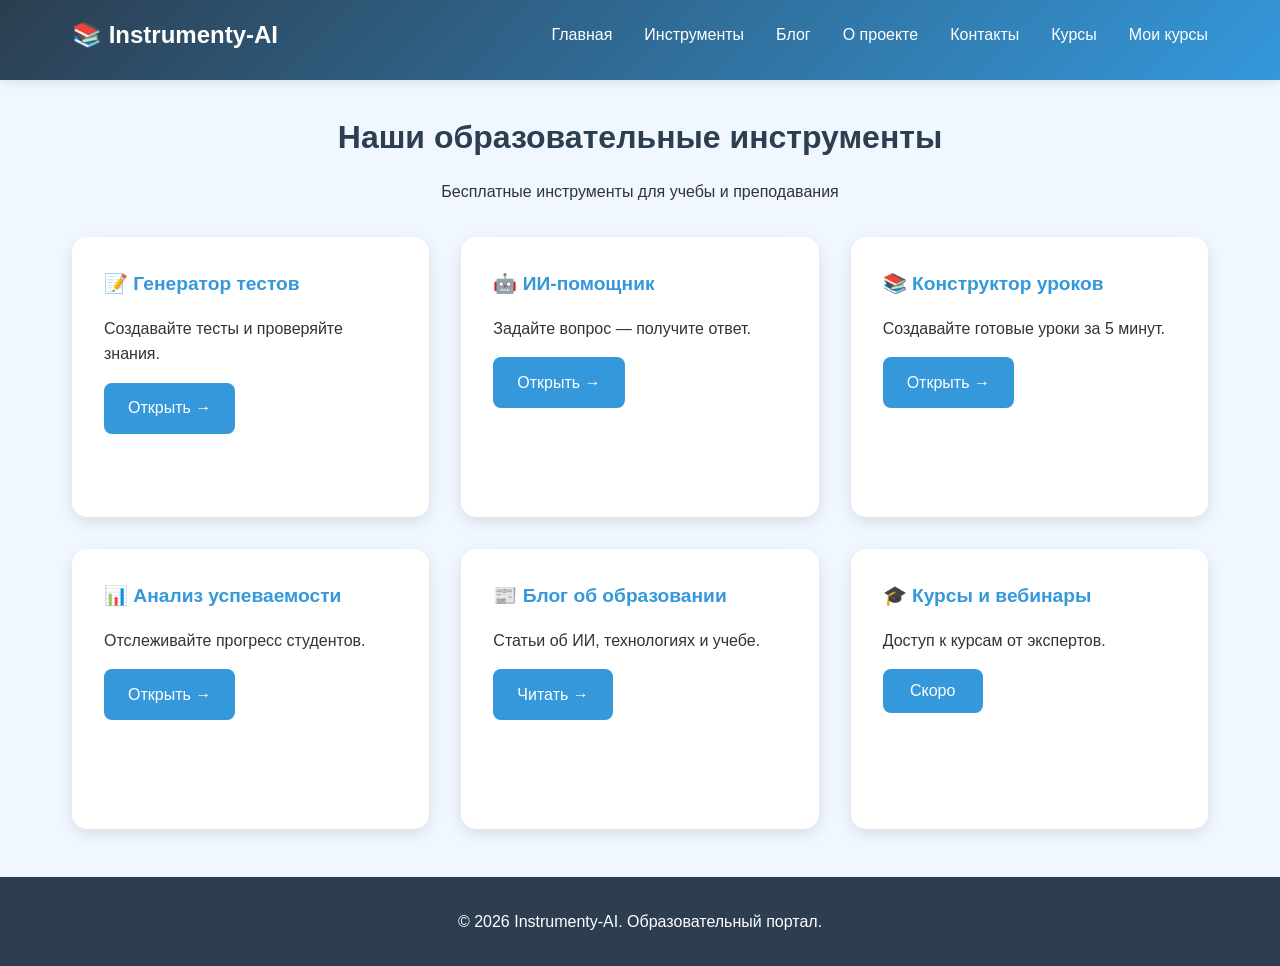
<file: tools.html>
<!DOCTYPE html>
<html lang="ru">
<head>
    <meta charset="UTF-8">
    <meta name="viewport" content="width=device-width, initial-scale=1.0">
    <title>Инструменты — Instrumenty-AI</title>
    <link rel="stylesheet" href="css/style.css">
    <link rel="icon" type="image/svg+xml" href="data:image/svg+xml,%3Csvg xmlns='http://www.w3.org/2000/svg' viewBox='0 0 100 100'%3E%3Crect width='100' height='100' fill='%233498db'/%3E%3Ctext x='50' y='70' font-size='60' text-anchor='middle' fill='white' font-weight='bold'%3E📚%3C/text%3E%3C/svg%3E">
    <style>
        .modal {
            display: none;
            position: fixed;
            top: 0;
            left: 0;
            width: 100%;
            height: 100%;
            background: rgba(0,0,0,0.7);
            z-index: 1000;
            justify-content: center;
            align-items: center;
        }
        .modal-content {
            background: white;
            padding: 2rem;
            border-radius: 20px;
            max-width: 500px;
            width: 90%;
            position: relative;
            animation: slideIn 0.3s ease;
        }
        @keyframes slideIn {
            from { transform: translateY(-50px); opacity: 0; }
            to { transform: translateY(0); opacity: 1; }
        }
        .close-modal {
            position: absolute;
            top: 15px;
            right: 20px;
            font-size: 28px;
            cursor: pointer;
            color: #999;
        }
        .close-modal:hover { color: #333; }
        .modal input {
            width: 100%;
            padding: 0.8rem;
            margin: 0.5rem 0 1rem;
            border: 1px solid #ddd;
            border-radius: 8px;
            box-sizing: border-box;
        }
        .subscribe-btn {
            background: #3498db;
            color: white;
            width: 100%;
            padding: 0.8rem;
            border: none;
            border-radius: 8px;
            cursor: pointer;
            font-size: 1rem;
        }
        .subscribe-btn:hover { background: #2980b9; }
        .success-message {
            color: #27ae60;
            text-align: center;
            padding: 1rem;
            display: none;
        }
        .btn {
            display: inline-block;
            background: #3498db;
            color: white;
            padding: 0.8rem 1.5rem;
            text-decoration: none;
            border-radius: 8px;
            margin-top: 1rem;
            transition: background 0.3s;
            border: none;
            cursor: pointer;
            font-size: 1rem;
        }
        .btn:hover { background: #2980b9; }
        .tools-grid {
            display: grid;
            grid-template-columns: repeat(auto-fit, minmax(300px, 1fr));
            gap: 2rem;
            margin: 2rem 0;
        }
        .tool-card {
            background: white;
            padding: 2rem;
            border-radius: 15px;
            box-shadow: 0 5px 15px rgba(0,0,0,0.1);
            transition: transform 0.3s;
        }
        .tool-card:hover { transform: translateY(-5px); }
        .tool-card h3 { color: #3498db; margin-bottom: 1rem; }
        header {
            background: linear-gradient(135deg, #2c3e50, #3498db);
            color: white;
            padding: 1rem 0;
            position: sticky;
            top: 0;
            z-index: 100;
        }
        nav {
            max-width: 1200px;
            margin: 0 auto;
            display: flex;
            justify-content: space-between;
            align-items: center;
            padding: 0 2rem;
        }
        .logo a {
            color: white;
            text-decoration: none;
            font-size: 1.5rem;
            font-weight: bold;
        }
        .nav-links {
            display: flex;
            list-style: none;
            gap: 2rem;
        }
        .nav-links a {
            color: white;
            text-decoration: none;
        }
        .nav-links a:hover { opacity: 0.7; }
        main {
            max-width: 1200px;
            margin: 2rem auto;
            padding: 0 2rem;
        }
        footer {
            background: #2c3e50;
            color: white;
            text-align: center;
            padding: 2rem;
            margin-top: 3rem;
        }
        @media (max-width: 768px) {
            nav { flex-direction: column; gap: 1rem; }
            .nav-links { gap: 1rem; }
        }
    </style>
</head>
<body>
    <header>
        <nav>
            <div class="logo">
                <a href="index.html">📚 Instrumenty-AI</a>
            </div>
            <ul class="nav-links">
                <li><a href="index.html">Главная</a></li>
                <li><a href="tools.html">Инструменты</a></li>
                <li><a href="blog.html">Блог</a></li>
                <li><a href="about.html">О проекте</a></li>
                <li><a href="contacts.html">Контакты</a></li>
                <li><a href="courses.html">Курсы</a></li>
                <li><a href="my-courses.html">Мои курсы</a></li>
            </ul>
        </nav>
    </header>

    <main>
        <h1>Наши образовательные инструменты</h1>
        <p style="text-align: center; margin-bottom: 2rem;">Бесплатные инструменты для учебы и преподавания</p>
        
        <div class="tools-grid">
            <div class="tool-card">
                <h3>📝 Генератор тестов</h3>
                <p>Создавайте тесты и проверяйте знания.</p>
                <a href="test-generator.html" class="btn">Открыть →</a>
            </div>
            <div class="tool-card">
                <h3>🤖 ИИ-помощник</h3>
                <p>Задайте вопрос — получите ответ.</p>
                <a href="ai-assistant.html" class="btn">Открыть →</a>
            </div>
            <div class="tool-card">
                <h3>📚 Конструктор уроков</h3>
                <p>Создавайте готовые уроки за 5 минут.</p>
                <a href="lesson-builder.html" class="btn">Открыть →</a>
            </div>
            <div class="tool-card">
                <h3>📊 Анализ успеваемости</h3>
                <p>Отслеживайте прогресс студентов.</p>
                <a href="progress-tracker.html" class="btn">Открыть →</a>
            </div>
            <div class="tool-card">
                <h3>📰 Блог об образовании</h3>
                <p>Статьи об ИИ, технологиях и учебе.</p>
                <a href="blog.html" class="btn">Читать →</a>
            </div>
            <div class="tool-card">
                <h3>🎓 Курсы и вебинары</h3>
                <p>Доступ к курсам от экспертов.</p>
                <button class="btn" onclick="openModal('Курсы и вебинары', '🎓')">Скоро</button>
            </div>
        </div>
    </main>

    <footer>
        <p>&copy; 2026 Instrumenty-AI. Образовательный портал.</p>
    </footer>

    <div id="modal" class="modal">
        <div class="modal-content">
            <span class="close-modal" onclick="closeModal()">&times;</span>
            <h2 id="modalTitle">📝 Генератор тестов</h2>
            <p id="modalDesc">Подпишитесь, чтобы узнать первым о запуске этого инструмента!</p>
            <input type="email" id="subscriberEmail" placeholder="Ваш email">
            <button class="subscribe-btn" onclick="subscribe()">Подписаться</button>
            <div id="successMessage" class="success-message">✅ Спасибо! Мы сообщим вам о запуске.</div>
        </div>
    </div>

    <script>
        let currentTool = '';
        
        function openModal(toolName, icon) {
            currentTool = toolName;
            document.getElementById('modalTitle').innerHTML = `${icon} ${toolName}`;
            document.getElementById('modal').style.display = 'flex';
            document.getElementById('subscriberEmail').value = '';
            document.getElementById('successMessage').style.display = 'none';
        }
        
        function closeModal() {
            document.getElementById('modal').style.display = 'none';
        }
        
        function subscribe() {
            const email = document.getElementById('subscriberEmail').value;
            if (!email) {
                alert('Введите email');
                return;
            }
            if (!email.includes('@')) {
                alert('Введите корректный email');
                return;
            }
            
            let subscriptions = JSON.parse(localStorage.getItem('subscriptions') || '[]');
            subscriptions.push({
                tool: currentTool,
                email: email,
                date: new Date().toISOString()
            });
            localStorage.setItem('subscriptions', JSON.stringify(subscriptions));
            
            document.getElementById('successMessage').style.display = 'block';
            setTimeout(() => { closeModal(); }, 2000);
        }
        
        window.onclick = function(event) {
            const modal = document.getElementById('modal');
            if (event.target === modal) closeModal();
        }
    </script>
</body>
</html>
</file>
<file: css/style.css>
/* ========== БАЗОВЫЕ СБРОСЫ И ФИКСАЦИЯ ========== */
* {
    margin: 0;
    padding: 0;
    box-sizing: border-box;
}

/* Фиксация размеров для предотвращения сдвигов (CLS) */
img, video, iframe, svg {
    max-width: 100%;
    height: auto;
    display: block;
}

/* Задаем минимальную высоту для всех динамических элементов */
.tool-card, .course-card, .blog-card, .hero, .test-container, .chat-container {
    min-height: 280px;
}

/* Фиксируем высоту шапки */
header {
    min-height: 80px;
}

/* Фиксируем размеры для кнопок и интерактивных элементов */
.btn, button, .enroll-btn, .mode-btn, .filter-btn {
    min-width: 100px;
    min-height: 40px;
    cursor: pointer;
}

/* Фиксируем размеры для изображений-заглушек */
.course-image, .blog-image, .tool-image {
    width: 100%;
    height: 120px;
    display: flex;
    align-items: center;
    justify-content: center;
    background: linear-gradient(135deg, #3498db, #2c3e50);
}

/* ========== ОСНОВНЫЕ СТИЛИ ========== */
body {
    font-family: 'Segoe UI', Tahoma, Geneva, Verdana, sans-serif;
    line-height: 1.6;
    color: #333;
    background: #f0f7ff;
    font-display: swap;
}

/* Шапка сайта */
header {
    background: linear-gradient(135deg, #2c3e50, #3498db);
    color: white;
    padding: 1rem 0;
    position: sticky;
    top: 0;
    z-index: 100;
    box-shadow: 0 2px 10px rgba(0,0,0,0.1);
}

nav {
    max-width: 1200px;
    margin: 0 auto;
    display: flex;
    justify-content: space-between;
    align-items: center;
    padding: 0 2rem;
}

.logo {
    font-size: 1.5rem;
    font-weight: bold;
}

.logo a {
    color: white;
    text-decoration: none;
    transition: opacity 0.3s;
}

.logo a:hover {
    opacity: 0.8;
}

.nav-links {
    display: flex;
    list-style: none;
    gap: 2rem;
}

.nav-links a {
    color: white;
    text-decoration: none;
    transition: opacity 0.3s;
    font-weight: 500;
}

.nav-links a:hover {
    opacity: 0.7;
}

/* Основной контент */
main {
    max-width: 1200px;
    margin: 2rem auto;
    padding: 0 2rem;
    min-height: 60vh;
}

/* Hero секция */
.hero {
    text-align: center;
    padding: 4rem 2rem;
    background: white;
    border-radius: 20px;
    box-shadow: 0 5px 20px rgba(0,0,0,0.1);
    margin-bottom: 2rem;
}

.hero h1 {
    font-size: 2.5rem;
    color: #2c3e50;
    margin-bottom: 1rem;
}

.hero p {
    font-size: 1.2rem;
    color: #666;
    max-width: 600px;
    margin: 0 auto;
}

/* Заголовки страниц */
h1 {
    font-size: 2rem;
    color: #2c3e50;
    margin-bottom: 1rem;
    text-align: center;
}

h2 {
    font-size: 1.5rem;
    color: #2c3e50;
    margin: 1.5rem 0 1rem;
}

h3 {
    font-size: 1.2rem;
    color: #3498db;
    margin-bottom: 0.5rem;
}

/* Карточки инструментов и курсов */
.tools-grid, .courses-grid, .blog-grid {
    display: grid;
    grid-template-columns: repeat(auto-fit, minmax(320px, 1fr));
    gap: 2rem;
    margin: 2rem 0;
}

.tool-card, .course-card, .blog-card {
    background: white;
    padding: 1.5rem;
    border-radius: 15px;
    box-shadow: 0 5px 15px rgba(0,0,0,0.1);
    transition: transform 0.3s, box-shadow 0.3s;
}

.tool-card:hover, .course-card:hover, .blog-card:hover {
    transform: translateY(-5px);
    box-shadow: 0 10px 25px rgba(0,0,0,0.15);
}

.tool-card h3, .course-card h3, .blog-card h3 {
    color: #3498db;
    margin-bottom: 1rem;
}

/* Кнопки */
.btn {
    display: inline-block;
    background: #3498db;
    color: white;
    padding: 0.8rem 1.5rem;
    text-decoration: none;
    border-radius: 8px;
    margin-top: 1rem;
    transition: background 0.3s, transform 0.2s;
    border: none;
    cursor: pointer;
    font-size: 1rem;
    font-weight: 500;
    text-align: center;
}

.btn:hover {
    background: #2980b9;
    transform: scale(1.02);
}

.btn:active {
    transform: scale(0.98);
}

/* Формы и инпуты */
input, textarea, select {
    font-family: inherit;
    font-size: 1rem;
    padding: 0.8rem;
    border: 1px solid #ddd;
    border-radius: 8px;
    transition: border-color 0.3s;
}

input:focus, textarea:focus, select:focus {
    outline: none;
    border-color: #3498db;
    box-shadow: 0 0 0 3px rgba(52,152,219,0.1);
}

/* Подвал */
footer {
    background: #2c3e50;
    color: white;
    text-align: center;
    padding: 2rem;
    margin-top: 3rem;
}

/* ========== УЛУЧШЕНИЯ ДЛЯ ПРОДВИЖЕНИЯ ========== */

/* Улучшение читаемости на мобильных */
@media (max-width: 768px) {
    nav {
        flex-direction: column;
        gap: 1rem;
    }
    
    .nav-links {
        gap: 1rem;
        flex-wrap: wrap;
        justify-content: center;
    }
    
    .hero h1 {
        font-size: 1.8rem;
    }
    
    .hero p {
        font-size: 1rem;
    }
    
    h1 {
        font-size: 1.6rem;
    }
    
    .tools-grid, .courses-grid, .blog-grid {
        grid-template-columns: 1fr;
        gap: 1rem;
    }
    
    .btn, button {
        min-width: 80px;
    }
}

/* Плавная прокрутка для якорей */
html {
    scroll-behavior: smooth;
}

/* Стили для скроллбара (для лучшего UX) */
::-webkit-scrollbar {
    width: 10px;
    height: 10px;
}

::-webkit-scrollbar-track {
    background: #f1f1f1;
    border-radius: 10px;
}

::-webkit-scrollbar-thumb {
    background: #3498db;
    border-radius: 10px;
}

::-webkit-scrollbar-thumb:hover {
    background: #2980b9;
}

/* Анимации для появления элементов */
@keyframes fadeInUp {
    from {
        opacity: 0;
        transform: translateY(20px);
    }
    to {
        opacity: 1;
        transform: translateY(0);
    }
}

.tool-card, .course-card, .blog-card {
    animation: fadeInUp 0.5s ease forwards;
}

/* Оптимизация для печати */
@media print {
    header, footer, .btn, .nav-links {
        display: none;
    }
    
    body {
        background: white;
    }
    
    .tool-card, .course-card {
        break-inside: avoid;
        box-shadow: none;
        border: 1px solid #ddd;
    }
}

/* Улучшение доступности для пользователей с ограничениями */
@media (prefers-reduced-motion: reduce) {
    * {
        animation-duration: 0.01ms !important;
        animation-iteration-count: 1 !important;
        transition-duration: 0.01ms !important;
        scroll-behavior: auto !important;
    }
}

/* Фокус для клавиатурной навигации */
a:focus-visible, button:focus-visible, input:focus-visible {
    outline: 2px solid #3498db;
    outline-offset: 2px;
}
</file>
